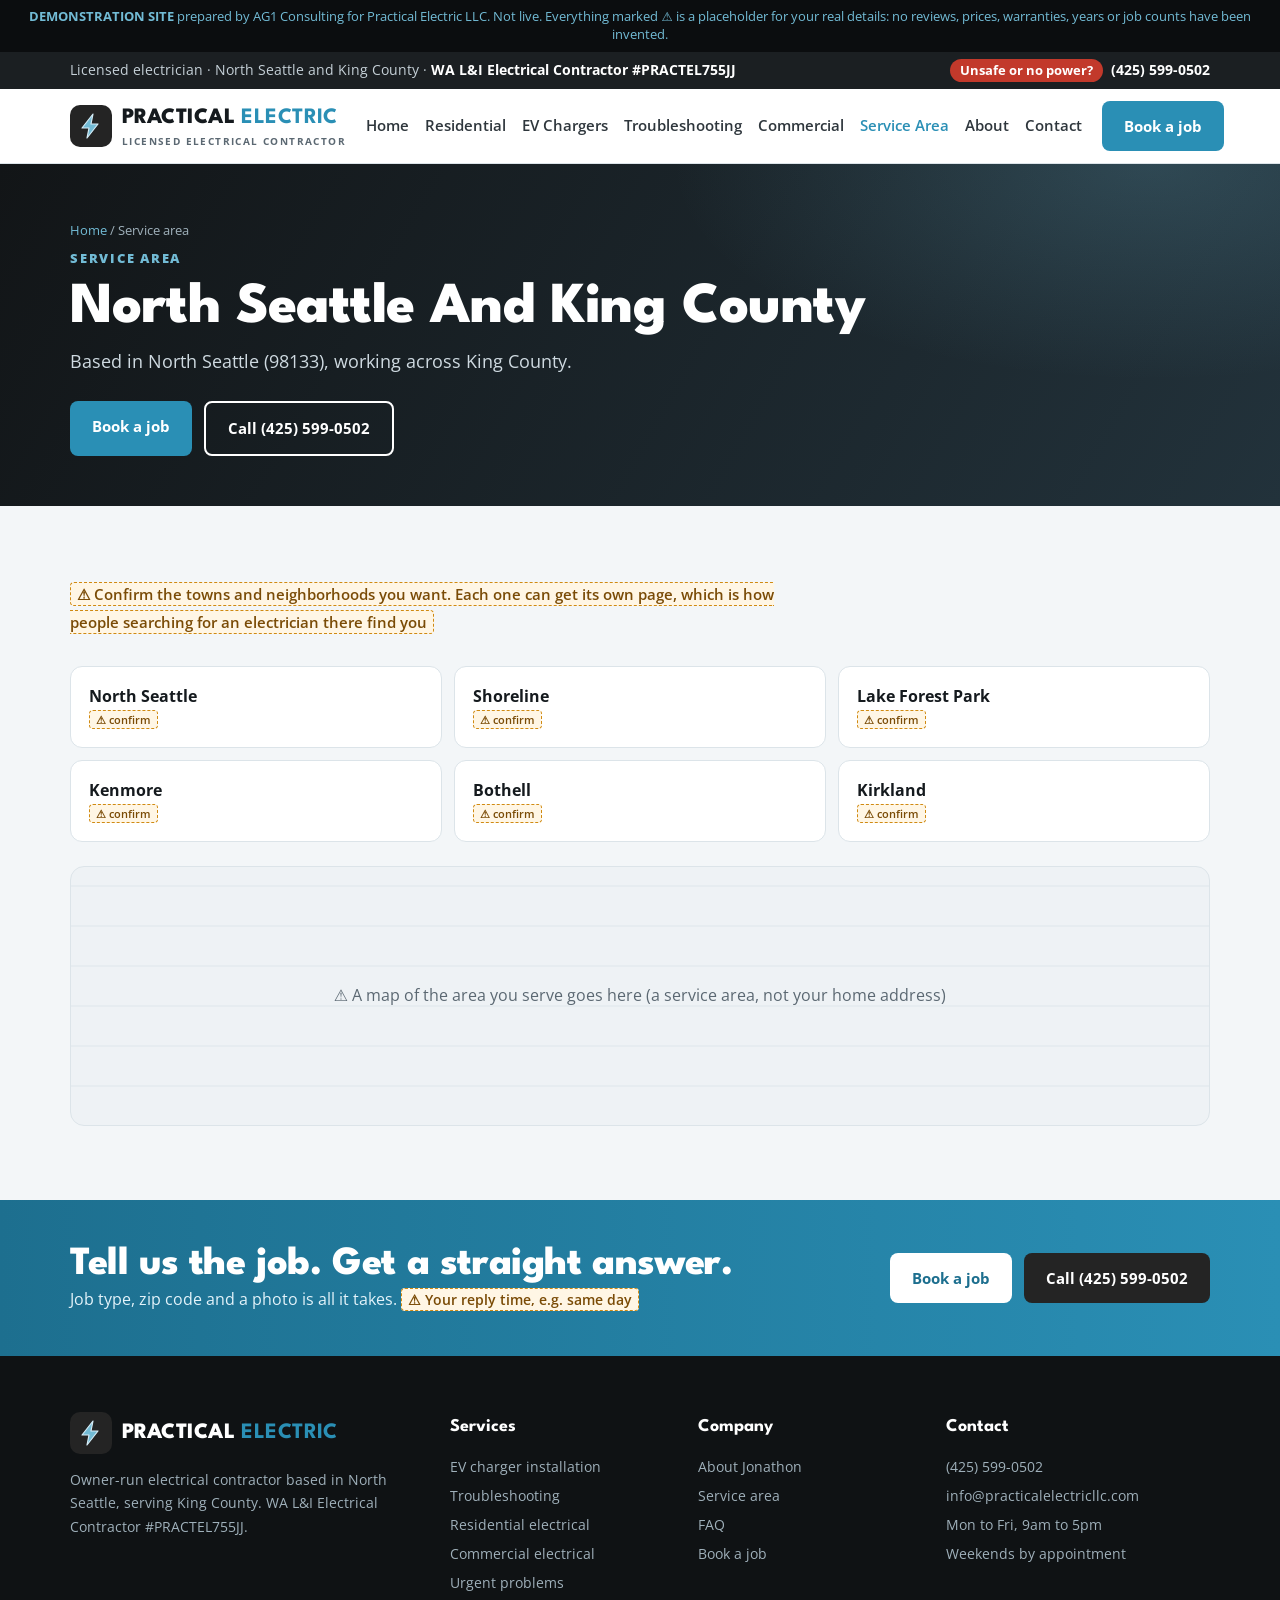
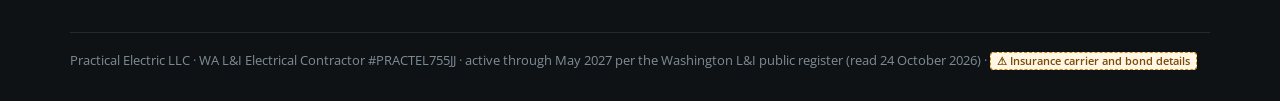
<file: areas.html>
<!DOCTYPE html><html lang="en"><head><meta charset="utf-8"><meta name="viewport" content="width=device-width,initial-scale=1">
<meta name="robots" content="noindex,nofollow"><title>Service Area | Practical Electric</title><meta name="description" content="Electrician based in North Seattle, serving King County.">
<link rel="preconnect" href="https://fonts.googleapis.com"><link href="https://fonts.googleapis.com/css2?family=League+Spartan:wght@600;700;800&family=Open+Sans:wght@400;500;600;700;800&display=swap" rel="stylesheet">
<link rel="stylesheet" href="styles.css">
<script type="application/ld+json">{"@context": "https://schema.org", "@type": "Electrician", "name": "Practical Electric LLC", "telephone": "+14255990502", "email": "info@practicalelectricllc.com", "url": "https://andrei170.github.io/practical-electric-demo/", "address": {"@type": "PostalAddress", "addressLocality": "Seattle", "addressRegion": "WA", "postalCode": "98133", "addressCountry": "US"}, "areaServed": {"@type": "AdministrativeArea", "name": "King County, Washington"}, "openingHours": "Mo-Fr 09:00-17:00", "identifier": {"@type": "PropertyValue", "name": "Washington L&I electrical contractor licence", "value": "PRACTEL755JJ"}}</script>
</head><body>
<div class="demo"><b>DEMONSTRATION SITE</b> prepared by AG1 Consulting for Practical Electric LLC. Not live. Everything marked &#9888; is a placeholder for your real details: no reviews, prices, warranties, years or job counts have been invented.</div>
<div class="top"><div class="wrap"><span class="tl">Licensed electrician &middot; North Seattle and King County &middot; <b>WA L&amp;I Electrical Contractor #PRACTEL755JJ</b></span><span><a class="em" href="emergency.html">Unsafe or no power?</a> &nbsp;<a href="tel:+14255990502"><b>(425) 599-0502</b></a></span></div></div>
<header class="site"><div class="wrap"><a class="logo" href="index.html"><span class="mk"><svg width="24" height="26" viewBox="0 0 24 26" aria-hidden="true"><path d="M14 1 3 15h7l-2 10 11-14h-7z" fill="#72bbd5" stroke="#d5ecf7" stroke-width="1.2" stroke-linejoin="round"/></svg></span><span><span class="tx">Practical <b>Electric</b></span><small>LICENSED ELECTRICAL CONTRACTOR</small></span></a>
<nav class="main"><a href="index.html">Home</a><a href="residential.html">Residential</a><a href="ev-chargers.html">EV Chargers</a><a href="troubleshooting.html">Troubleshooting</a><a href="commercial.html">Commercial</a><a href="areas.html" class="on">Service Area</a><a href="about.html">About</a><a href="contact.html">Contact</a></nav><div class="hcall"><small>Call or text</small><a href="tel:+14255990502">(425) 599-0502</a></div><a class="btn" href="book.html">Book a job</a></div></header>
<section class="pagehead"><div class="wrap"><div class="crumb"><a href="index.html">Home</a> / Service area</div><div class="eyebrow" style="margin-top:8px;color:#72bbd5">Service area</div><h1>North Seattle And King County</h1><p>Based in North Seattle (98133), working across King County.</p><div class="cta-row"><a class="btn" href="book.html">Book a job</a><a class="btn ghost" href="tel:+14255990502">Call (425) 599-0502</a></div></div></section><section class="s"><div class="wrap"><p class="st"><span class="ph">&#9888; Confirm the towns and neighborhoods you want. Each one can get its own page, which is how people searching for an electrician there find you</span></p>
<div class="areas"><div class="area">North Seattle<small><span class="ph">&#9888; confirm</span></small></div><div class="area">Shoreline<small><span class="ph">&#9888; confirm</span></small></div><div class="area">Lake Forest Park<small><span class="ph">&#9888; confirm</span></small></div><div class="area">Kenmore<small><span class="ph">&#9888; confirm</span></small></div><div class="area">Bothell<small><span class="ph">&#9888; confirm</span></small></div><div class="area">Kirkland<small><span class="ph">&#9888; confirm</span></small></div></div>
<div class="map" style="margin-top:24px">&#9888; A map of the area you serve goes here (a service area, not your home address)</div></div></section><section class="band"><div class="wrap"><div><h2>Tell us the job. Get a straight answer.</h2><p>Job type, zip code and a photo is all it takes. <span class="ph">&#9888; Your reply time, e.g. same day</span></p></div><div class="cta-row" style="margin-top:0"><a class="btn" href="book.html">Book a job</a><a class="btn dark" href="tel:+14255990502">Call (425) 599-0502</a></div></div></section>
<footer class="site"><div class="wrap"><div class="foot">
<div><a class="logo" href="index.html"><span class="mk"><svg width="24" height="26" viewBox="0 0 24 26" aria-hidden="true"><path d="M14 1 3 15h7l-2 10 11-14h-7z" fill="#72bbd5" stroke="#d5ecf7" stroke-width="1.2" stroke-linejoin="round"/></svg></span><span class="tx" style="color:#fff">Practical <b>Electric</b></span></a>
<p style="margin-top:14px">Owner-run electrical contractor based in North Seattle, serving King County. WA L&amp;I Electrical Contractor #PRACTEL755JJ.</p></div>
<div><h4>Services</h4><ul><li><a href="ev-chargers.html">EV charger installation</a></li><li><a href="troubleshooting.html">Troubleshooting</a></li><li><a href="residential.html">Residential electrical</a></li><li><a href="commercial.html">Commercial electrical</a></li><li><a href="emergency.html">Urgent problems</a></li></ul></div>
<div><h4>Company</h4><ul><li><a href="about.html">About Jonathon</a></li><li><a href="areas.html">Service area</a></li><li><a href="faq.html">FAQ</a></li><li><a href="book.html">Book a job</a></li></ul></div>
<div><h4>Contact</h4><ul><li><a href="tel:+14255990502">(425) 599-0502</a></li><li><a href="mailto:info@practicalelectricllc.com">info@practicalelectricllc.com</a></li><li>Mon to Fri, 9am to 5pm</li><li>Weekends by appointment</li></ul></div>
</div><div class="legal">Practical Electric LLC &middot; WA L&amp;I Electrical Contractor #PRACTEL755JJ &middot; active through May 2027 per the Washington L&amp;I public register (read 24 October 2026) &middot; <span class="ph">&#9888; Insurance carrier and bond details</span></div></div></footer>
<div class="sticky-cta"><a class="btn dark" href="tel:+14255990502">&#9742; Call</a><a class="btn" href="book.html">Book a job</a></div>
<script>
document.querySelectorAll('form.f').forEach(function(f){f.addEventListener('submit',function(e){e.preventDefault();
var m=f.querySelector('.ok-msg');if(m){m.style.display='block';}});});
</script></body></html>
</file>
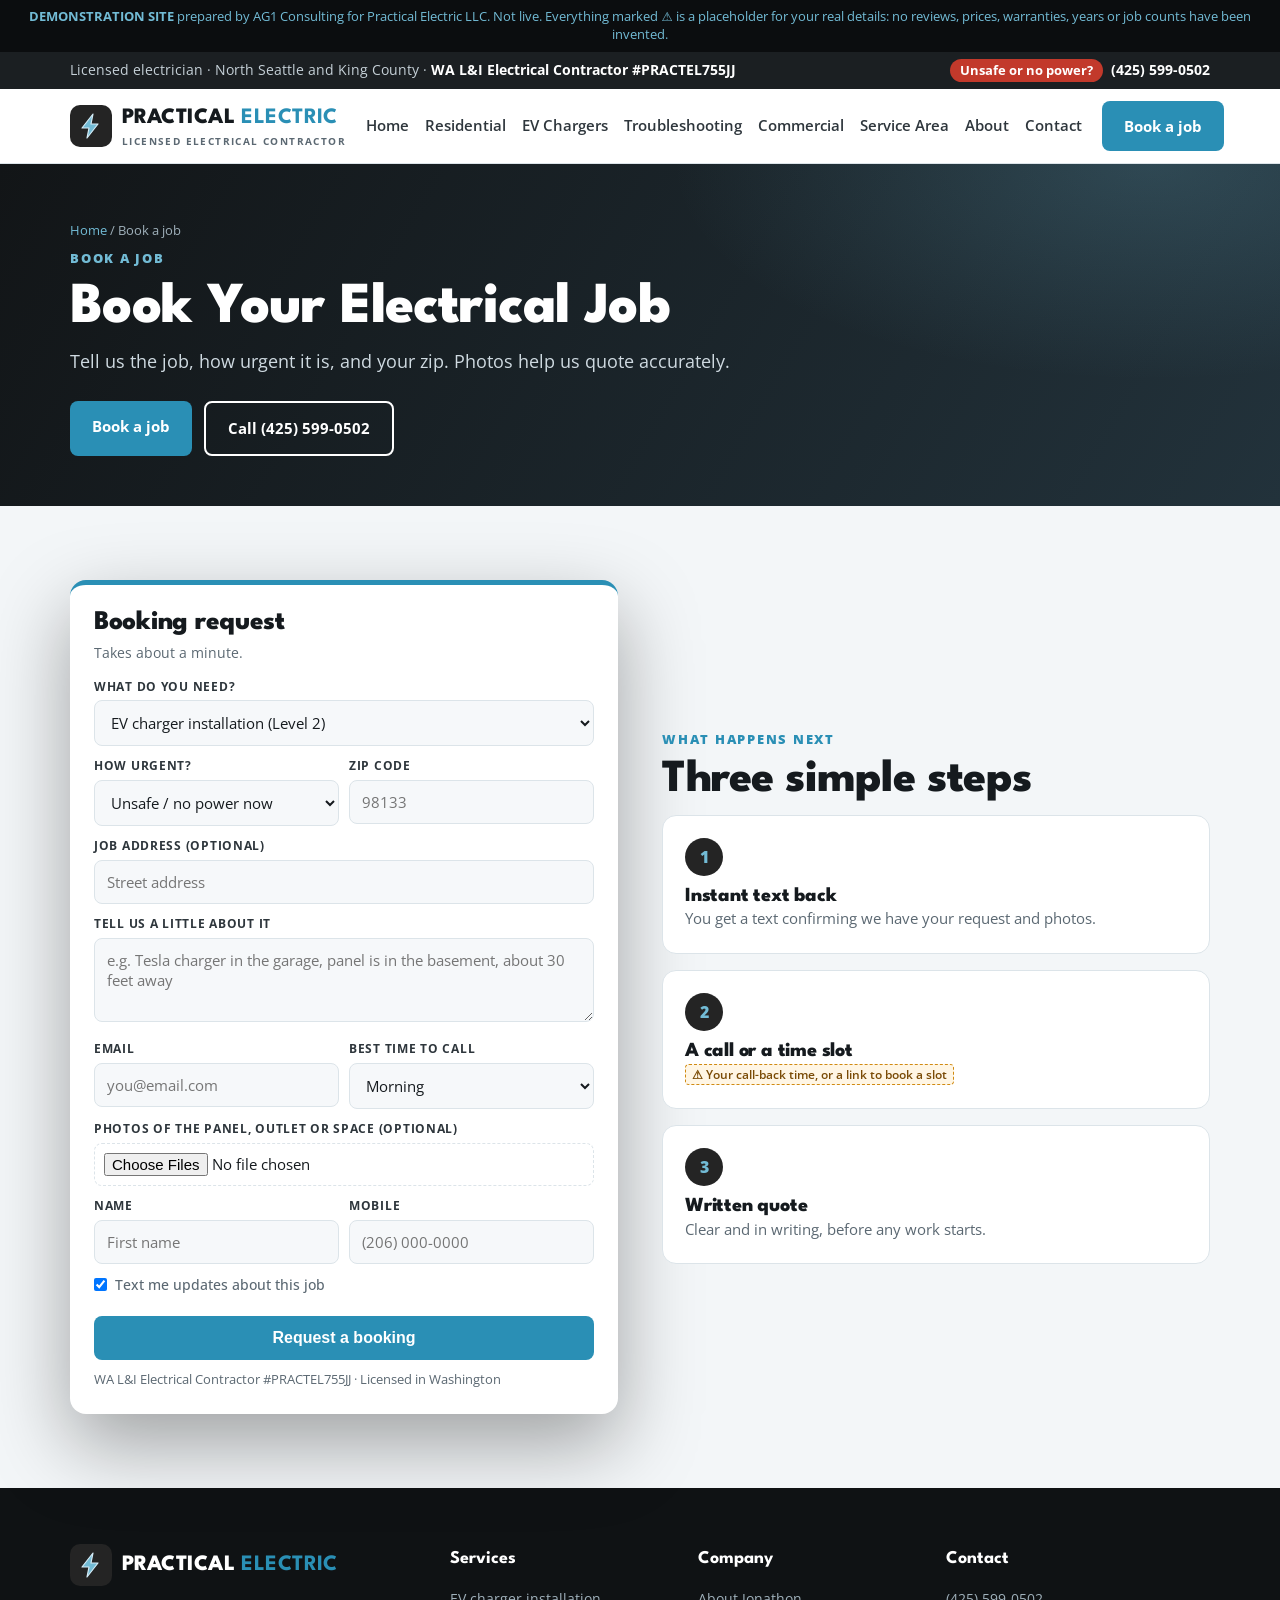
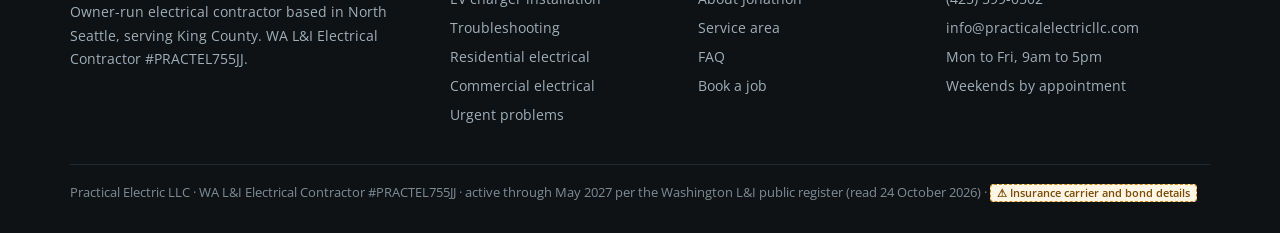
<file: book.html>
<!DOCTYPE html><html lang="en"><head><meta charset="utf-8"><meta name="viewport" content="width=device-width,initial-scale=1">
<meta name="robots" content="noindex,nofollow"><title>Book a Job | Practical Electric</title><meta name="description" content="Book an electrician in Seattle and King County. Send the job, urgency, zip and photos.">
<link rel="preconnect" href="https://fonts.googleapis.com"><link href="https://fonts.googleapis.com/css2?family=League+Spartan:wght@600;700;800&family=Open+Sans:wght@400;500;600;700;800&display=swap" rel="stylesheet">
<link rel="stylesheet" href="styles.css">
<script type="application/ld+json">{"@context": "https://schema.org", "@type": "Electrician", "name": "Practical Electric LLC", "telephone": "+14255990502", "email": "info@practicalelectricllc.com", "url": "https://andrei170.github.io/practical-electric-demo/", "address": {"@type": "PostalAddress", "addressLocality": "Seattle", "addressRegion": "WA", "postalCode": "98133", "addressCountry": "US"}, "areaServed": {"@type": "AdministrativeArea", "name": "King County, Washington"}, "openingHours": "Mo-Fr 09:00-17:00", "identifier": {"@type": "PropertyValue", "name": "Washington L&I electrical contractor licence", "value": "PRACTEL755JJ"}}</script>
</head><body>
<div class="demo"><b>DEMONSTRATION SITE</b> prepared by AG1 Consulting for Practical Electric LLC. Not live. Everything marked &#9888; is a placeholder for your real details: no reviews, prices, warranties, years or job counts have been invented.</div>
<div class="top"><div class="wrap"><span class="tl">Licensed electrician &middot; North Seattle and King County &middot; <b>WA L&amp;I Electrical Contractor #PRACTEL755JJ</b></span><span><a class="em" href="emergency.html">Unsafe or no power?</a> &nbsp;<a href="tel:+14255990502"><b>(425) 599-0502</b></a></span></div></div>
<header class="site"><div class="wrap"><a class="logo" href="index.html"><span class="mk"><svg width="24" height="26" viewBox="0 0 24 26" aria-hidden="true"><path d="M14 1 3 15h7l-2 10 11-14h-7z" fill="#72bbd5" stroke="#d5ecf7" stroke-width="1.2" stroke-linejoin="round"/></svg></span><span><span class="tx">Practical <b>Electric</b></span><small>LICENSED ELECTRICAL CONTRACTOR</small></span></a>
<nav class="main"><a href="index.html">Home</a><a href="residential.html">Residential</a><a href="ev-chargers.html">EV Chargers</a><a href="troubleshooting.html">Troubleshooting</a><a href="commercial.html">Commercial</a><a href="areas.html">Service Area</a><a href="about.html">About</a><a href="contact.html">Contact</a></nav><div class="hcall"><small>Call or text</small><a href="tel:+14255990502">(425) 599-0502</a></div><a class="btn" href="book.html">Book a job</a></div></header>
<section class="pagehead"><div class="wrap"><div class="crumb"><a href="index.html">Home</a> / Book a job</div><div class="eyebrow" style="margin-top:8px;color:#72bbd5">Book a job</div><h1>Book Your Electrical Job</h1><p>Tell us the job, how urgent it is, and your zip. Photos help us quote accurately.</p><div class="cta-row"><a class="btn" href="book.html">Book a job</a><a class="btn ghost" href="tel:+14255990502">Call (425) 599-0502</a></div></div></section><section class="s"><div class="wrap split"><div class="panel"><h3>Booking request</h3><div class="sub">Takes about a minute.</div><form class="f"><label>What do you need?</label><select><option>EV charger installation (Level 2)</option><option>Something is not working (troubleshooting)</option><option>New circuit, outlet or wiring</option><option>Lighting (indoor or outdoor)</option><option>Commercial or business work</option><option>Energy efficiency upgrade</option><option>Something else</option></select><div class="two"><div><label>How urgent?</label><select><option>Unsafe / no power now</option><option>This week</option><option>Within a month</option><option>Planning ahead / getting a quote</option></select></div><div><label>Zip code</label><input inputmode="numeric" placeholder="98133"></div></div><label>Job address (optional)</label><input placeholder="Street address"><label>Tell us a little about it</label><textarea rows="3" placeholder="e.g. Tesla charger in the garage, panel is in the basement, about 30 feet away"></textarea><div class="two"><div><label>Email</label><input type="email" placeholder="you@email.com"></div><div><label>Best time to call</label><select><option>Morning</option><option>Lunchtime</option><option>After 5pm</option><option>Text me instead</option></select></div></div><label>Photos of the panel, outlet or space (optional)</label><input type="file" accept="image/*" multiple><div class="two"><div><label>Name</label><input placeholder="First name"></div><div><label>Mobile</label><input type="tel" placeholder="(206) 000-0000"></div></div><label class="chk"><input type="checkbox" checked> Text me updates about this job</label><button class="btn" type="submit">Request a booking</button><div class="ok-msg">&#10004; Demo only: on the live site this lands in your CRM, the customer gets a text back straight away, and the photos come with it.</div><div class="fine">WA L&amp;I Electrical Contractor #PRACTEL755JJ &middot; Licensed in Washington</div></form></div>
<div><div class="eyebrow">What happens next</div><h2 class="t">Three simple steps</h2><div class="steps" style="grid-template-columns:1fr">
<div class="step"><h3>Instant text back</h3><p>You get a text confirming we have your request and photos.</p></div>
<div class="step"><h3>A call or a time slot</h3><p><span class="ph">&#9888; Your call-back time, or a link to book a slot</span></p></div>
<div class="step"><h3>Written quote</h3><p>Clear and in writing, before any work starts.</p></div></div></div></div></section>
<footer class="site"><div class="wrap"><div class="foot">
<div><a class="logo" href="index.html"><span class="mk"><svg width="24" height="26" viewBox="0 0 24 26" aria-hidden="true"><path d="M14 1 3 15h7l-2 10 11-14h-7z" fill="#72bbd5" stroke="#d5ecf7" stroke-width="1.2" stroke-linejoin="round"/></svg></span><span class="tx" style="color:#fff">Practical <b>Electric</b></span></a>
<p style="margin-top:14px">Owner-run electrical contractor based in North Seattle, serving King County. WA L&amp;I Electrical Contractor #PRACTEL755JJ.</p></div>
<div><h4>Services</h4><ul><li><a href="ev-chargers.html">EV charger installation</a></li><li><a href="troubleshooting.html">Troubleshooting</a></li><li><a href="residential.html">Residential electrical</a></li><li><a href="commercial.html">Commercial electrical</a></li><li><a href="emergency.html">Urgent problems</a></li></ul></div>
<div><h4>Company</h4><ul><li><a href="about.html">About Jonathon</a></li><li><a href="areas.html">Service area</a></li><li><a href="faq.html">FAQ</a></li><li><a href="book.html">Book a job</a></li></ul></div>
<div><h4>Contact</h4><ul><li><a href="tel:+14255990502">(425) 599-0502</a></li><li><a href="mailto:info@practicalelectricllc.com">info@practicalelectricllc.com</a></li><li>Mon to Fri, 9am to 5pm</li><li>Weekends by appointment</li></ul></div>
</div><div class="legal">Practical Electric LLC &middot; WA L&amp;I Electrical Contractor #PRACTEL755JJ &middot; active through May 2027 per the Washington L&amp;I public register (read 24 October 2026) &middot; <span class="ph">&#9888; Insurance carrier and bond details</span></div></div></footer>
<div class="sticky-cta"><a class="btn dark" href="tel:+14255990502">&#9742; Call</a><a class="btn" href="book.html">Book a job</a></div>
<script>
document.querySelectorAll('form.f').forEach(function(f){f.addEventListener('submit',function(e){e.preventDefault();
var m=f.querySelector('.ok-msg');if(m){m.style.display='block';}});});
</script></body></html>
</file>
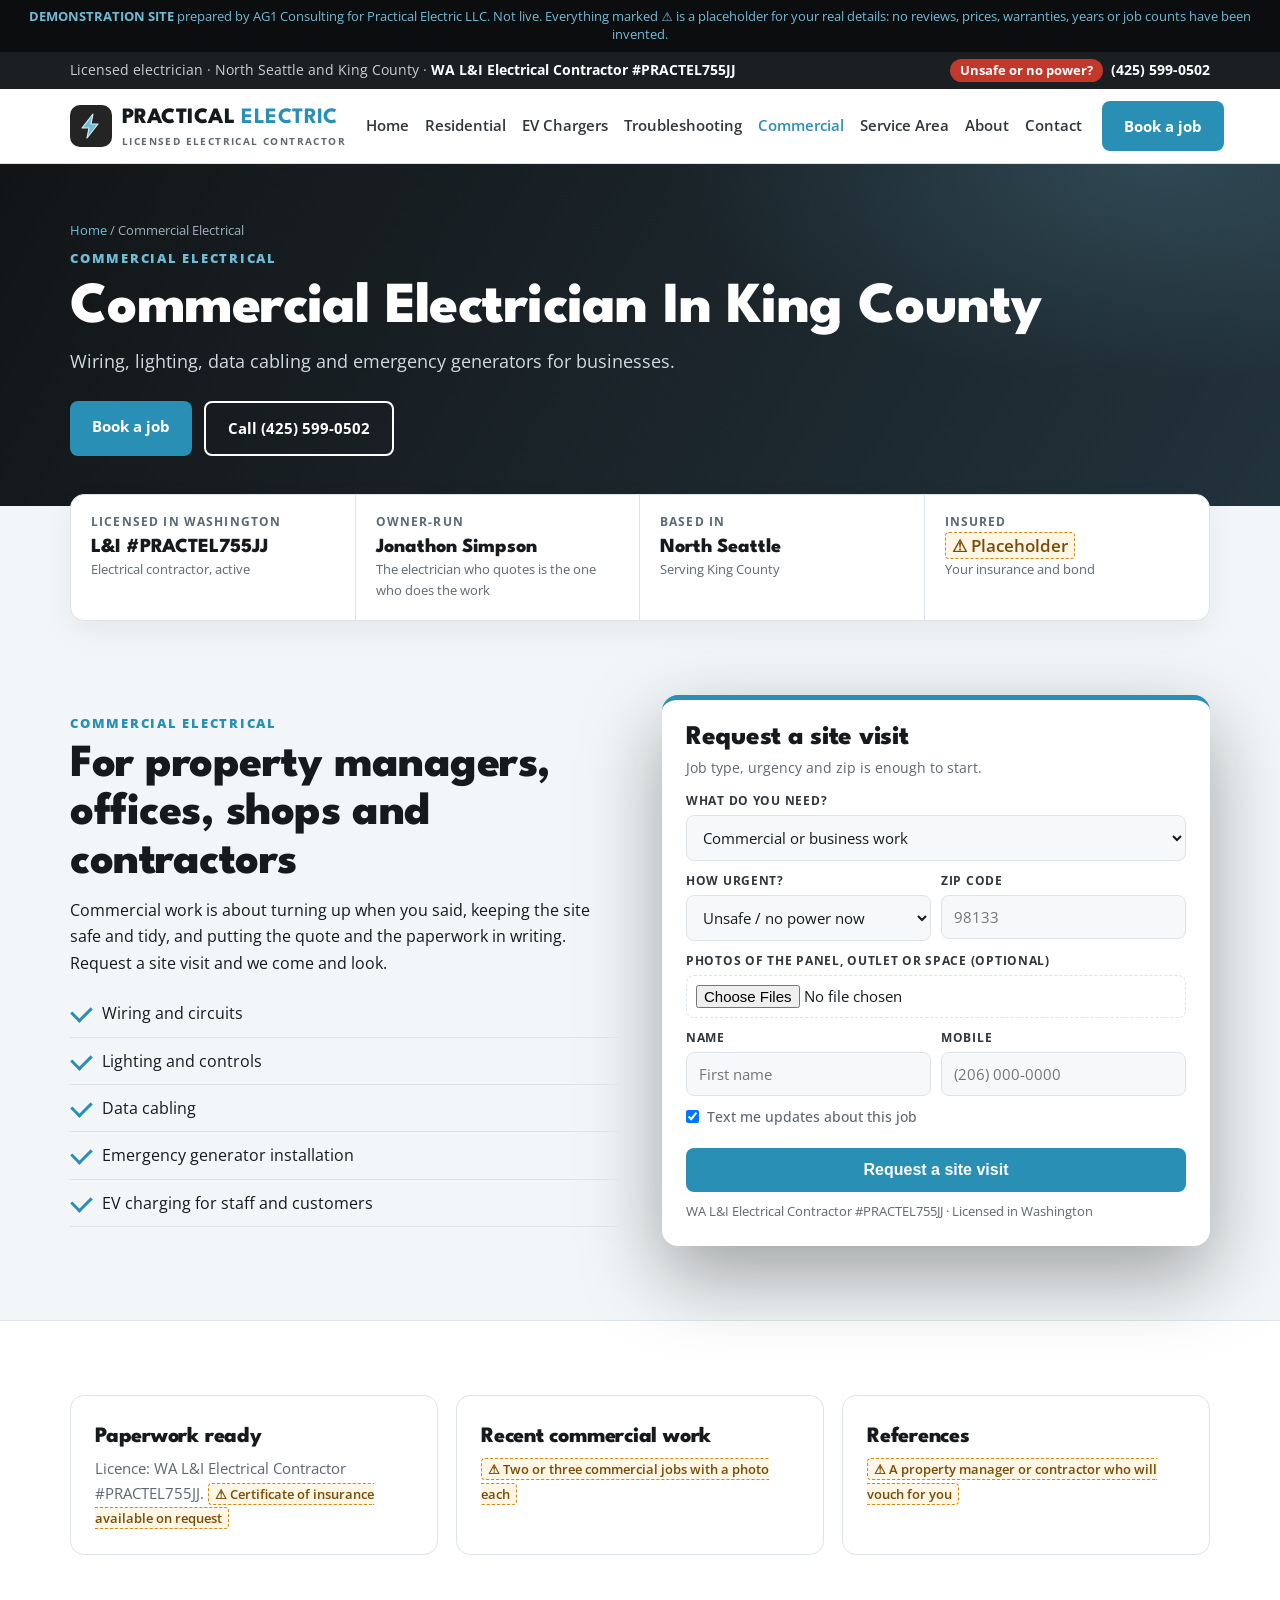
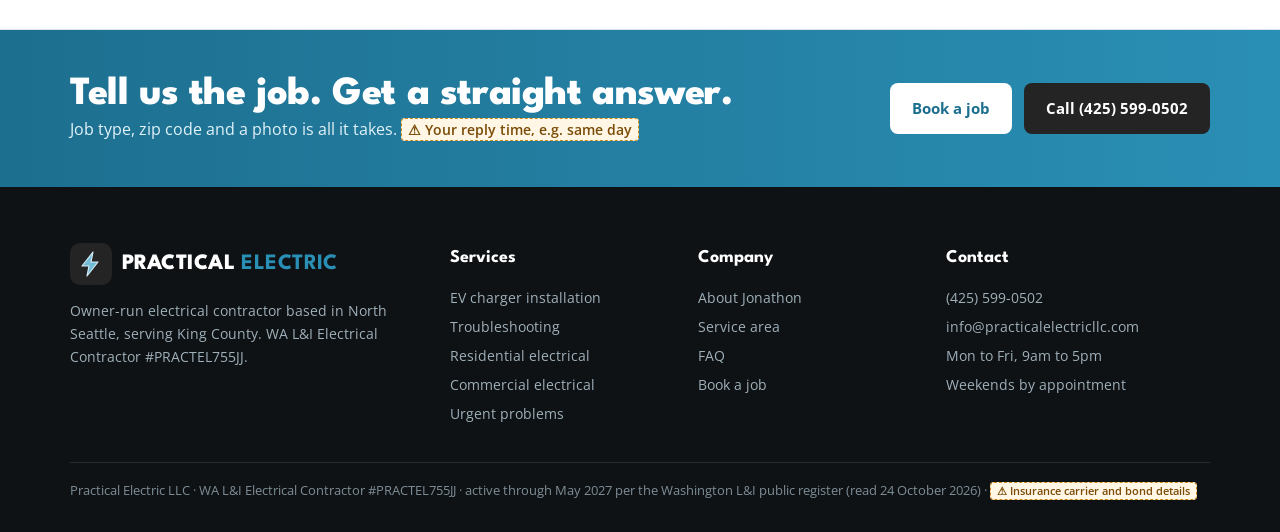
<file: commercial.html>
<!DOCTYPE html><html lang="en"><head><meta charset="utf-8"><meta name="viewport" content="width=device-width,initial-scale=1">
<meta name="robots" content="noindex,nofollow"><title>Commercial Electrician in King County | Practical Electric</title><meta name="description" content="Commercial wiring, lighting, data cabling, emergency generators and EV charging in King County.">
<link rel="preconnect" href="https://fonts.googleapis.com"><link href="https://fonts.googleapis.com/css2?family=League+Spartan:wght@600;700;800&family=Open+Sans:wght@400;500;600;700;800&display=swap" rel="stylesheet">
<link rel="stylesheet" href="styles.css">
<script type="application/ld+json">{"@context": "https://schema.org", "@type": "Electrician", "name": "Practical Electric LLC", "telephone": "+14255990502", "email": "info@practicalelectricllc.com", "url": "https://andrei170.github.io/practical-electric-demo/", "address": {"@type": "PostalAddress", "addressLocality": "Seattle", "addressRegion": "WA", "postalCode": "98133", "addressCountry": "US"}, "areaServed": {"@type": "AdministrativeArea", "name": "King County, Washington"}, "openingHours": "Mo-Fr 09:00-17:00", "identifier": {"@type": "PropertyValue", "name": "Washington L&I electrical contractor licence", "value": "PRACTEL755JJ"}}</script>
</head><body>
<div class="demo"><b>DEMONSTRATION SITE</b> prepared by AG1 Consulting for Practical Electric LLC. Not live. Everything marked &#9888; is a placeholder for your real details: no reviews, prices, warranties, years or job counts have been invented.</div>
<div class="top"><div class="wrap"><span class="tl">Licensed electrician &middot; North Seattle and King County &middot; <b>WA L&amp;I Electrical Contractor #PRACTEL755JJ</b></span><span><a class="em" href="emergency.html">Unsafe or no power?</a> &nbsp;<a href="tel:+14255990502"><b>(425) 599-0502</b></a></span></div></div>
<header class="site"><div class="wrap"><a class="logo" href="index.html"><span class="mk"><svg width="24" height="26" viewBox="0 0 24 26" aria-hidden="true"><path d="M14 1 3 15h7l-2 10 11-14h-7z" fill="#72bbd5" stroke="#d5ecf7" stroke-width="1.2" stroke-linejoin="round"/></svg></span><span><span class="tx">Practical <b>Electric</b></span><small>LICENSED ELECTRICAL CONTRACTOR</small></span></a>
<nav class="main"><a href="index.html">Home</a><a href="residential.html">Residential</a><a href="ev-chargers.html">EV Chargers</a><a href="troubleshooting.html">Troubleshooting</a><a href="commercial.html" class="on">Commercial</a><a href="areas.html">Service Area</a><a href="about.html">About</a><a href="contact.html">Contact</a></nav><div class="hcall"><small>Call or text</small><a href="tel:+14255990502">(425) 599-0502</a></div><a class="btn" href="book.html">Book a job</a></div></header>
<section class="pagehead"><div class="wrap"><div class="crumb"><a href="index.html">Home</a> / Commercial Electrical</div><div class="eyebrow" style="margin-top:8px;color:#72bbd5">Commercial Electrical</div><h1>Commercial Electrician In King County</h1><p>Wiring, lighting, data cabling and emergency generators for businesses.</p><div class="cta-row"><a class="btn" href="book.html">Book a job</a><a class="btn ghost" href="tel:+14255990502">Call (425) 599-0502</a></div></div></section><section style="padding:0"><div class="wrap"><div class="trust"><div><div class="k">Licensed in Washington</div><div class="v">L&amp;I #PRACTEL755JJ</div><div class="s">Electrical contractor, active</div></div><div><div class="k">Owner-run</div><div class="v">Jonathon Simpson</div><div class="s">The electrician who quotes is the one who does the work</div></div><div><div class="k">Based in</div><div class="v">North Seattle</div><div class="s">Serving King County</div></div><div><div class="k">Insured</div><div class="v"><span class="ph">&#9888; Placeholder</span></div><div class="s">Your insurance and bond</div></div></div></div></section>
<section class="s"><div class="wrap split"><div><div class="eyebrow">Commercial Electrical</div><h2 class="t">For property managers, offices, shops and contractors</h2><p>Commercial work is about turning up when you said, keeping the site safe and tidy, and putting the quote and the paperwork in writing. Request a site visit and we come and look.</p><ul class='ticks' style='margin-top:14px'><li>Wiring and circuits</li><li>Lighting and controls</li><li>Data cabling</li><li>Emergency generator installation</li><li>EV charging for staff and customers</li></ul></div>
<div class="panel"><h3>Request a site visit</h3><div class="sub">Job type, urgency and zip is enough to start.</div><form class="f"><label>What do you need?</label><select><option>Commercial or business work</option><option>EV charger installation (Level 2)</option><option>Something is not working (troubleshooting)</option><option>New circuit, outlet or wiring</option><option>Lighting (indoor or outdoor)</option><option>Energy efficiency upgrade</option><option>Something else</option></select><div class="two"><div><label>How urgent?</label><select><option>Unsafe / no power now</option><option>This week</option><option>Within a month</option><option>Planning ahead / getting a quote</option></select></div><div><label>Zip code</label><input inputmode="numeric" placeholder="98133"></div></div><label>Photos of the panel, outlet or space (optional)</label><input type="file" accept="image/*" multiple><div class="two"><div><label>Name</label><input placeholder="First name"></div><div><label>Mobile</label><input type="tel" placeholder="(206) 000-0000"></div></div><label class="chk"><input type="checkbox" checked> Text me updates about this job</label><button class="btn" type="submit">Request a site visit</button><div class="ok-msg">&#10004; Demo only: on the live site this lands in your CRM, the customer gets a text back straight away, and the photos come with it.</div><div class="fine">WA L&amp;I Electrical Contractor #PRACTEL755JJ &middot; Licensed in Washington</div></form></div></div></section>
<section class="s alt"><div class="wrap"><div class="feat"><div class="fc"><h3>Paperwork ready</h3><p>Licence: WA L&amp;I Electrical Contractor #PRACTEL755JJ. <span class="ph">&#9888; Certificate of insurance available on request</span></p></div><div class="fc"><h3>Recent commercial work</h3><p><span class="ph">&#9888; Two or three commercial jobs with a photo each</span></p></div><div class="fc"><h3>References</h3><p><span class="ph">&#9888; A property manager or contractor who will vouch for you</span></p></div></div></div></section><section class="band"><div class="wrap"><div><h2>Tell us the job. Get a straight answer.</h2><p>Job type, zip code and a photo is all it takes. <span class="ph">&#9888; Your reply time, e.g. same day</span></p></div><div class="cta-row" style="margin-top:0"><a class="btn" href="book.html">Book a job</a><a class="btn dark" href="tel:+14255990502">Call (425) 599-0502</a></div></div></section>
<footer class="site"><div class="wrap"><div class="foot">
<div><a class="logo" href="index.html"><span class="mk"><svg width="24" height="26" viewBox="0 0 24 26" aria-hidden="true"><path d="M14 1 3 15h7l-2 10 11-14h-7z" fill="#72bbd5" stroke="#d5ecf7" stroke-width="1.2" stroke-linejoin="round"/></svg></span><span class="tx" style="color:#fff">Practical <b>Electric</b></span></a>
<p style="margin-top:14px">Owner-run electrical contractor based in North Seattle, serving King County. WA L&amp;I Electrical Contractor #PRACTEL755JJ.</p></div>
<div><h4>Services</h4><ul><li><a href="ev-chargers.html">EV charger installation</a></li><li><a href="troubleshooting.html">Troubleshooting</a></li><li><a href="residential.html">Residential electrical</a></li><li><a href="commercial.html">Commercial electrical</a></li><li><a href="emergency.html">Urgent problems</a></li></ul></div>
<div><h4>Company</h4><ul><li><a href="about.html">About Jonathon</a></li><li><a href="areas.html">Service area</a></li><li><a href="faq.html">FAQ</a></li><li><a href="book.html">Book a job</a></li></ul></div>
<div><h4>Contact</h4><ul><li><a href="tel:+14255990502">(425) 599-0502</a></li><li><a href="mailto:info@practicalelectricllc.com">info@practicalelectricllc.com</a></li><li>Mon to Fri, 9am to 5pm</li><li>Weekends by appointment</li></ul></div>
</div><div class="legal">Practical Electric LLC &middot; WA L&amp;I Electrical Contractor #PRACTEL755JJ &middot; active through May 2027 per the Washington L&amp;I public register (read 24 October 2026) &middot; <span class="ph">&#9888; Insurance carrier and bond details</span></div></div></footer>
<div class="sticky-cta"><a class="btn dark" href="tel:+14255990502">&#9742; Call</a><a class="btn" href="book.html">Book a job</a></div>
<script>
document.querySelectorAll('form.f').forEach(function(f){f.addEventListener('submit',function(e){e.preventDefault();
var m=f.querySelector('.ok-msg');if(m){m.style.display='block';}});});
</script></body></html>
</file>
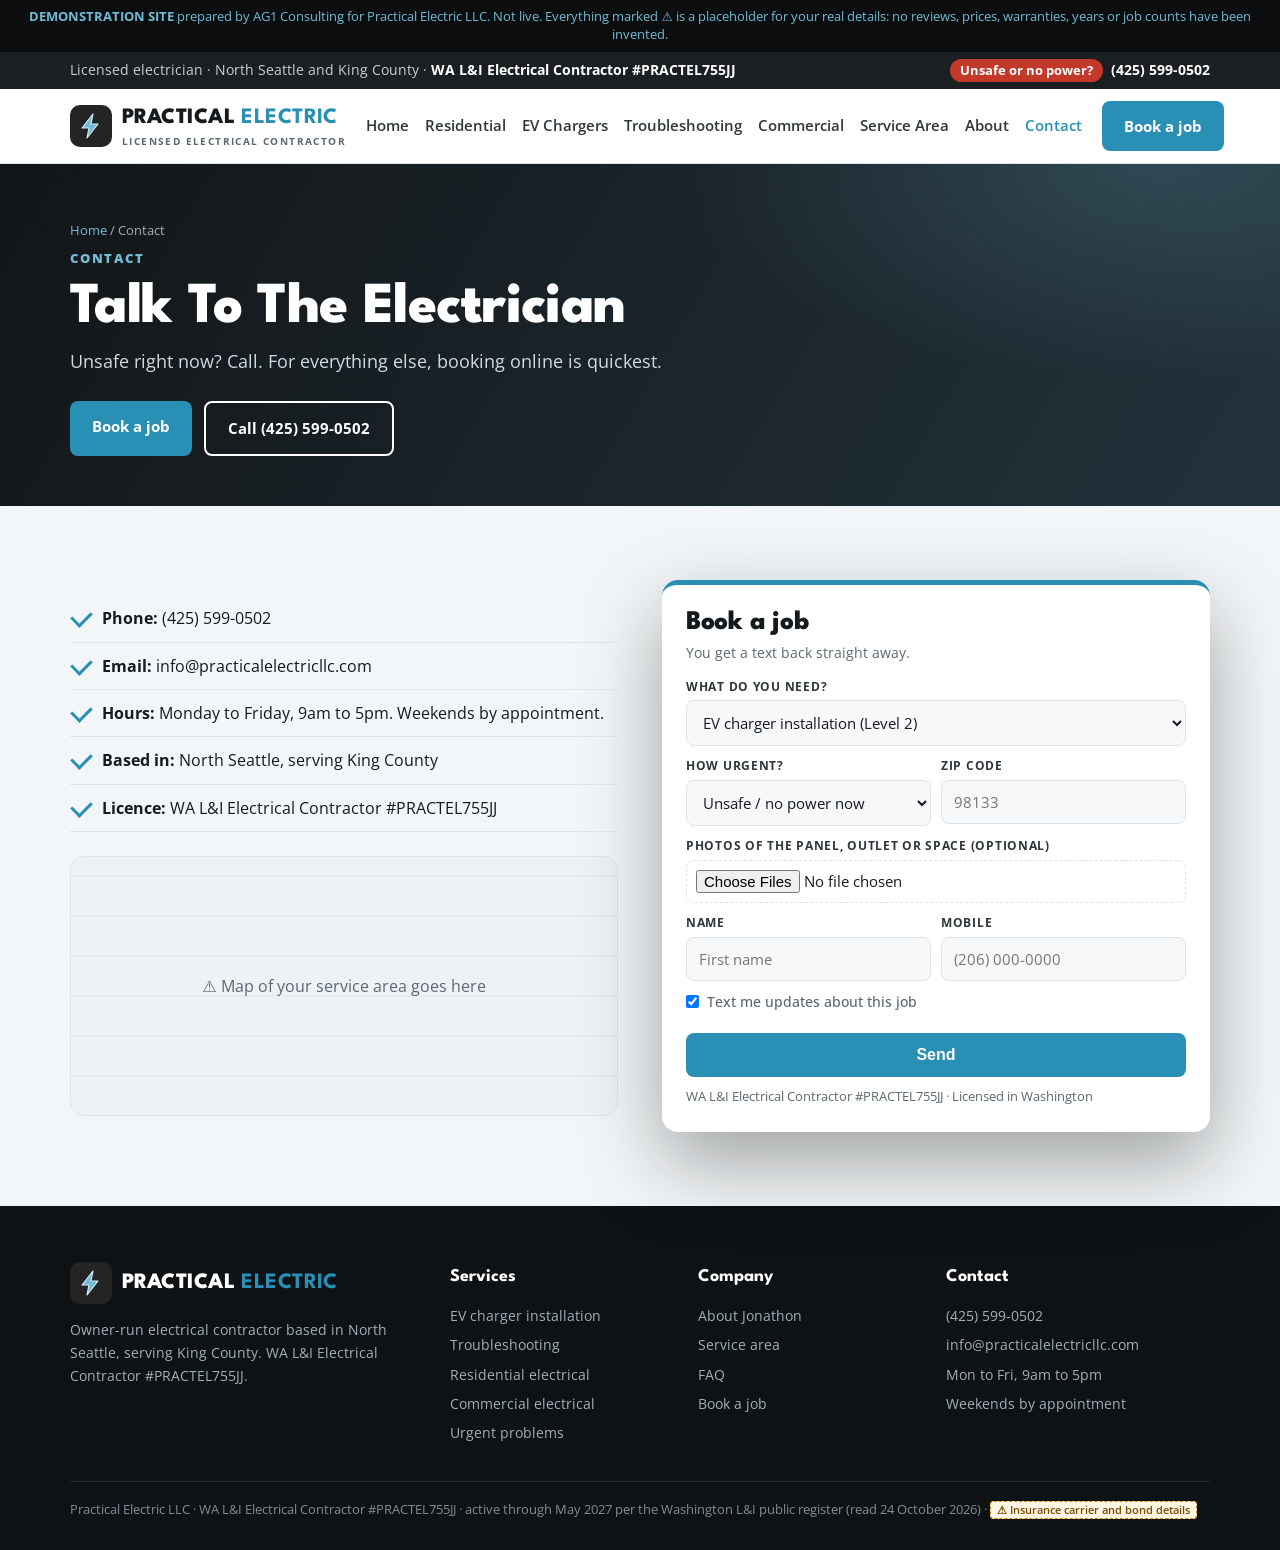
<file: contact.html>
<!DOCTYPE html><html lang="en"><head><meta charset="utf-8"><meta name="viewport" content="width=device-width,initial-scale=1">
<meta name="robots" content="noindex,nofollow"><title>Contact | Practical Electric</title><meta name="description" content="Call, email or book Practical Electric in North Seattle.">
<link rel="preconnect" href="https://fonts.googleapis.com"><link href="https://fonts.googleapis.com/css2?family=League+Spartan:wght@600;700;800&family=Open+Sans:wght@400;500;600;700;800&display=swap" rel="stylesheet">
<link rel="stylesheet" href="styles.css">
<script type="application/ld+json">{"@context": "https://schema.org", "@type": "Electrician", "name": "Practical Electric LLC", "telephone": "+14255990502", "email": "info@practicalelectricllc.com", "url": "https://andrei170.github.io/practical-electric-demo/", "address": {"@type": "PostalAddress", "addressLocality": "Seattle", "addressRegion": "WA", "postalCode": "98133", "addressCountry": "US"}, "areaServed": {"@type": "AdministrativeArea", "name": "King County, Washington"}, "openingHours": "Mo-Fr 09:00-17:00", "identifier": {"@type": "PropertyValue", "name": "Washington L&I electrical contractor licence", "value": "PRACTEL755JJ"}}</script>
</head><body>
<div class="demo"><b>DEMONSTRATION SITE</b> prepared by AG1 Consulting for Practical Electric LLC. Not live. Everything marked &#9888; is a placeholder for your real details: no reviews, prices, warranties, years or job counts have been invented.</div>
<div class="top"><div class="wrap"><span class="tl">Licensed electrician &middot; North Seattle and King County &middot; <b>WA L&amp;I Electrical Contractor #PRACTEL755JJ</b></span><span><a class="em" href="emergency.html">Unsafe or no power?</a> &nbsp;<a href="tel:+14255990502"><b>(425) 599-0502</b></a></span></div></div>
<header class="site"><div class="wrap"><a class="logo" href="index.html"><span class="mk"><svg width="24" height="26" viewBox="0 0 24 26" aria-hidden="true"><path d="M14 1 3 15h7l-2 10 11-14h-7z" fill="#72bbd5" stroke="#d5ecf7" stroke-width="1.2" stroke-linejoin="round"/></svg></span><span><span class="tx">Practical <b>Electric</b></span><small>LICENSED ELECTRICAL CONTRACTOR</small></span></a>
<nav class="main"><a href="index.html">Home</a><a href="residential.html">Residential</a><a href="ev-chargers.html">EV Chargers</a><a href="troubleshooting.html">Troubleshooting</a><a href="commercial.html">Commercial</a><a href="areas.html">Service Area</a><a href="about.html">About</a><a href="contact.html" class="on">Contact</a></nav><div class="hcall"><small>Call or text</small><a href="tel:+14255990502">(425) 599-0502</a></div><a class="btn" href="book.html">Book a job</a></div></header>
<section class="pagehead"><div class="wrap"><div class="crumb"><a href="index.html">Home</a> / Contact</div><div class="eyebrow" style="margin-top:8px;color:#72bbd5">Contact</div><h1>Talk To The Electrician</h1><p>Unsafe right now? Call. For everything else, booking online is quickest.</p><div class="cta-row"><a class="btn" href="book.html">Book a job</a><a class="btn ghost" href="tel:+14255990502">Call (425) 599-0502</a></div></div></section><section class="s"><div class="wrap split"><div><ul class="ticks">
<li><b>Phone:</b> <a href="tel:+14255990502">(425) 599-0502</a></li><li><b>Email:</b> <a href="mailto:info@practicalelectricllc.com">info@practicalelectricllc.com</a></li>
<li><b>Hours:</b> Monday to Friday, 9am to 5pm. Weekends by appointment.</li><li><b>Based in:</b> North Seattle, serving King County</li><li><b>Licence:</b> WA L&amp;I Electrical Contractor #PRACTEL755JJ</li></ul>
<div class="map" style="margin-top:24px">&#9888; Map of your service area goes here</div></div>
<div class="panel"><h3>Book a job</h3><div class="sub">You get a text back straight away.</div><form class="f"><label>What do you need?</label><select><option>EV charger installation (Level 2)</option><option>Something is not working (troubleshooting)</option><option>New circuit, outlet or wiring</option><option>Lighting (indoor or outdoor)</option><option>Commercial or business work</option><option>Energy efficiency upgrade</option><option>Something else</option></select><div class="two"><div><label>How urgent?</label><select><option>Unsafe / no power now</option><option>This week</option><option>Within a month</option><option>Planning ahead / getting a quote</option></select></div><div><label>Zip code</label><input inputmode="numeric" placeholder="98133"></div></div><label>Photos of the panel, outlet or space (optional)</label><input type="file" accept="image/*" multiple><div class="two"><div><label>Name</label><input placeholder="First name"></div><div><label>Mobile</label><input type="tel" placeholder="(206) 000-0000"></div></div><label class="chk"><input type="checkbox" checked> Text me updates about this job</label><button class="btn" type="submit">Send</button><div class="ok-msg">&#10004; Demo only: on the live site this lands in your CRM, the customer gets a text back straight away, and the photos come with it.</div><div class="fine">WA L&amp;I Electrical Contractor #PRACTEL755JJ &middot; Licensed in Washington</div></form></div></div></section>
<footer class="site"><div class="wrap"><div class="foot">
<div><a class="logo" href="index.html"><span class="mk"><svg width="24" height="26" viewBox="0 0 24 26" aria-hidden="true"><path d="M14 1 3 15h7l-2 10 11-14h-7z" fill="#72bbd5" stroke="#d5ecf7" stroke-width="1.2" stroke-linejoin="round"/></svg></span><span class="tx" style="color:#fff">Practical <b>Electric</b></span></a>
<p style="margin-top:14px">Owner-run electrical contractor based in North Seattle, serving King County. WA L&amp;I Electrical Contractor #PRACTEL755JJ.</p></div>
<div><h4>Services</h4><ul><li><a href="ev-chargers.html">EV charger installation</a></li><li><a href="troubleshooting.html">Troubleshooting</a></li><li><a href="residential.html">Residential electrical</a></li><li><a href="commercial.html">Commercial electrical</a></li><li><a href="emergency.html">Urgent problems</a></li></ul></div>
<div><h4>Company</h4><ul><li><a href="about.html">About Jonathon</a></li><li><a href="areas.html">Service area</a></li><li><a href="faq.html">FAQ</a></li><li><a href="book.html">Book a job</a></li></ul></div>
<div><h4>Contact</h4><ul><li><a href="tel:+14255990502">(425) 599-0502</a></li><li><a href="mailto:info@practicalelectricllc.com">info@practicalelectricllc.com</a></li><li>Mon to Fri, 9am to 5pm</li><li>Weekends by appointment</li></ul></div>
</div><div class="legal">Practical Electric LLC &middot; WA L&amp;I Electrical Contractor #PRACTEL755JJ &middot; active through May 2027 per the Washington L&amp;I public register (read 24 October 2026) &middot; <span class="ph">&#9888; Insurance carrier and bond details</span></div></div></footer>
<div class="sticky-cta"><a class="btn dark" href="tel:+14255990502">&#9742; Call</a><a class="btn" href="book.html">Book a job</a></div>
<script>
document.querySelectorAll('form.f').forEach(function(f){f.addEventListener('submit',function(e){e.preventDefault();
var m=f.querySelector('.ok-msg');if(m){m.style.display='block';}});});
</script></body></html>
</file>
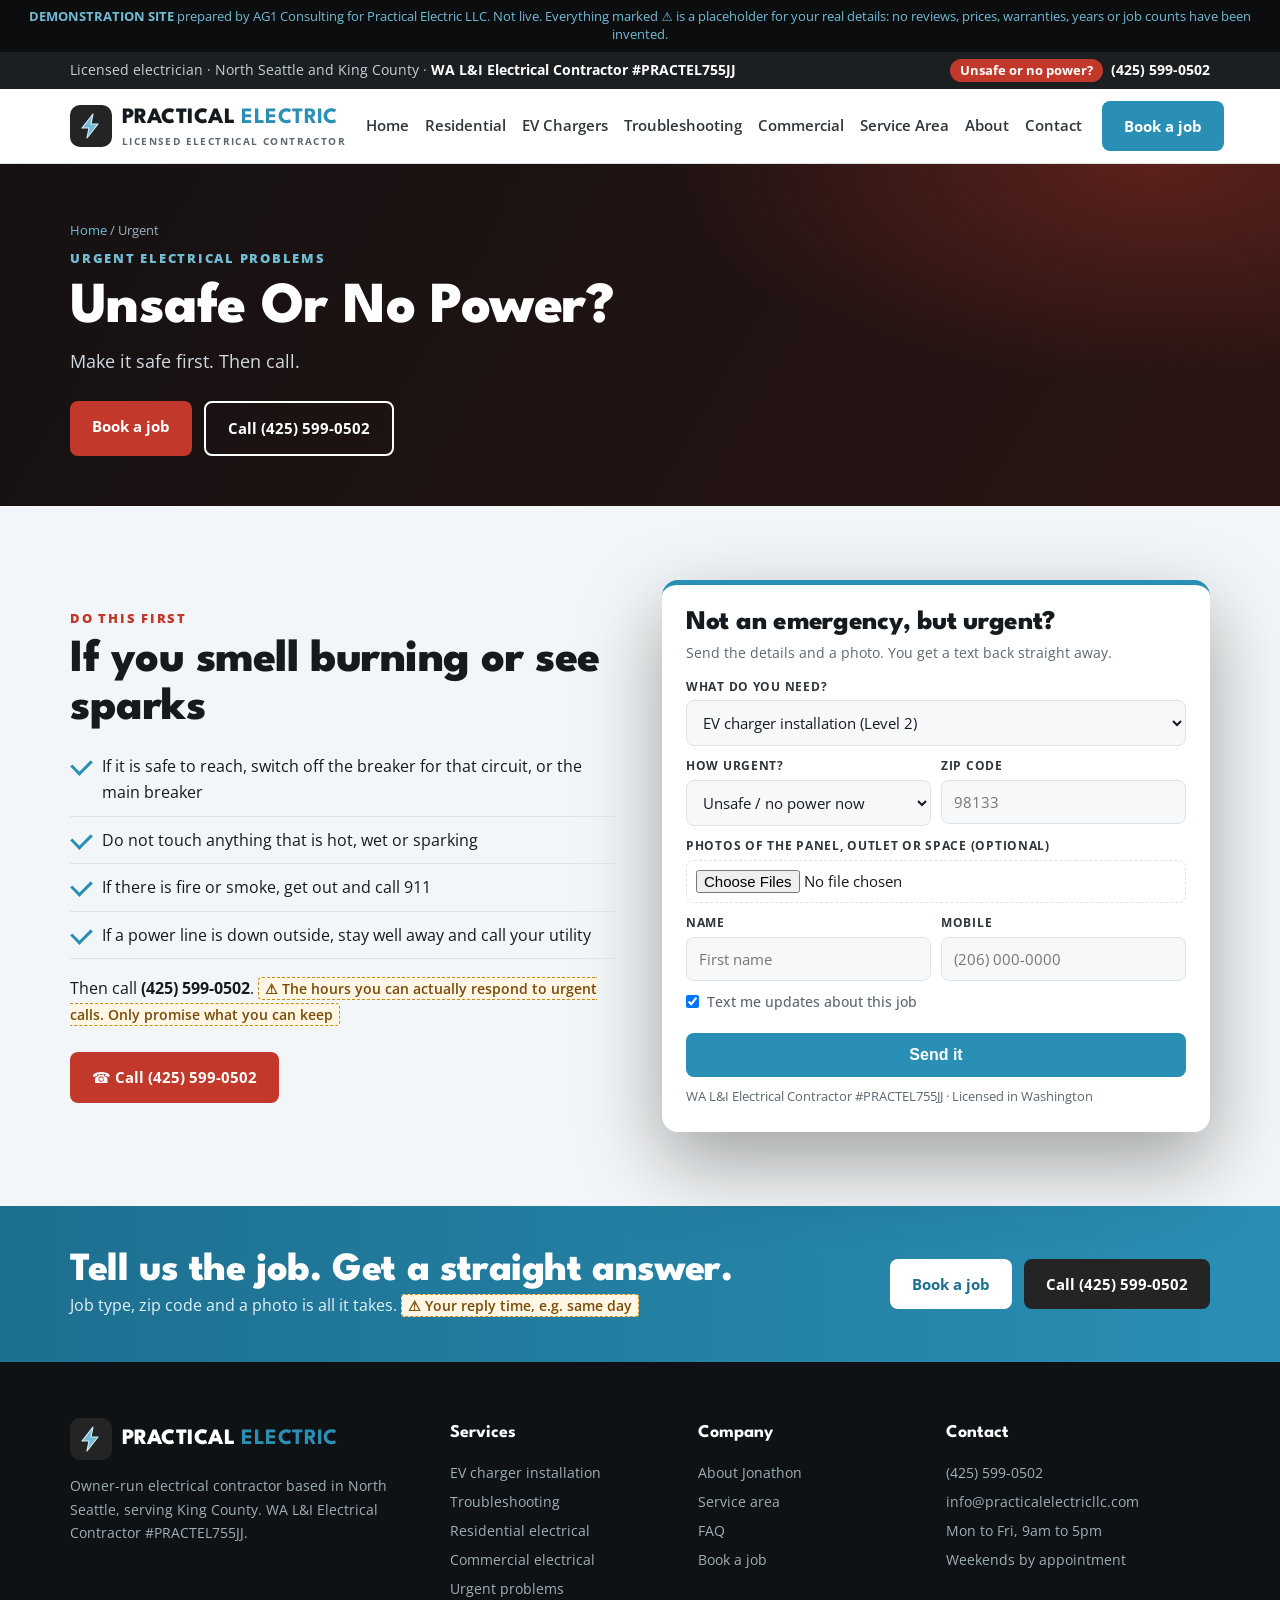
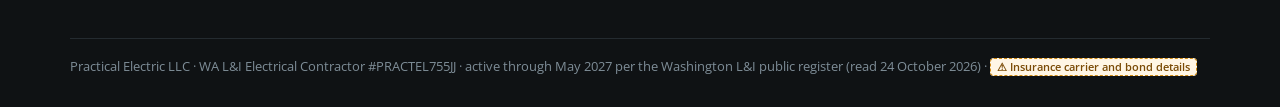
<file: emergency.html>
<!DOCTYPE html><html lang="en"><head><meta charset="utf-8"><meta name="viewport" content="width=device-width,initial-scale=1">
<meta name="robots" content="noindex,nofollow"><title>Unsafe or No Power? | Practical Electric</title><meta name="description" content="What to do first, and how to reach Practical Electric.">
<link rel="preconnect" href="https://fonts.googleapis.com"><link href="https://fonts.googleapis.com/css2?family=League+Spartan:wght@600;700;800&family=Open+Sans:wght@400;500;600;700;800&display=swap" rel="stylesheet">
<link rel="stylesheet" href="styles.css">
<script type="application/ld+json">{"@context": "https://schema.org", "@type": "Electrician", "name": "Practical Electric LLC", "telephone": "+14255990502", "email": "info@practicalelectricllc.com", "url": "https://andrei170.github.io/practical-electric-demo/", "address": {"@type": "PostalAddress", "addressLocality": "Seattle", "addressRegion": "WA", "postalCode": "98133", "addressCountry": "US"}, "areaServed": {"@type": "AdministrativeArea", "name": "King County, Washington"}, "openingHours": "Mo-Fr 09:00-17:00", "identifier": {"@type": "PropertyValue", "name": "Washington L&I electrical contractor licence", "value": "PRACTEL755JJ"}}</script>
</head><body>
<div class="demo"><b>DEMONSTRATION SITE</b> prepared by AG1 Consulting for Practical Electric LLC. Not live. Everything marked &#9888; is a placeholder for your real details: no reviews, prices, warranties, years or job counts have been invented.</div>
<div class="top"><div class="wrap"><span class="tl">Licensed electrician &middot; North Seattle and King County &middot; <b>WA L&amp;I Electrical Contractor #PRACTEL755JJ</b></span><span><a class="em" href="emergency.html">Unsafe or no power?</a> &nbsp;<a href="tel:+14255990502"><b>(425) 599-0502</b></a></span></div></div>
<header class="site"><div class="wrap"><a class="logo" href="index.html"><span class="mk"><svg width="24" height="26" viewBox="0 0 24 26" aria-hidden="true"><path d="M14 1 3 15h7l-2 10 11-14h-7z" fill="#72bbd5" stroke="#d5ecf7" stroke-width="1.2" stroke-linejoin="round"/></svg></span><span><span class="tx">Practical <b>Electric</b></span><small>LICENSED ELECTRICAL CONTRACTOR</small></span></a>
<nav class="main"><a href="index.html">Home</a><a href="residential.html">Residential</a><a href="ev-chargers.html">EV Chargers</a><a href="troubleshooting.html">Troubleshooting</a><a href="commercial.html">Commercial</a><a href="areas.html">Service Area</a><a href="about.html">About</a><a href="contact.html">Contact</a></nav><div class="hcall"><small>Call or text</small><a href="tel:+14255990502">(425) 599-0502</a></div><a class="btn" href="book.html">Book a job</a></div></header>
<section class="pagehead em"><div class="wrap"><div class="crumb"><a href="index.html">Home</a> / Urgent</div><div class="eyebrow" style="margin-top:8px;color:#72bbd5">Urgent electrical problems</div><h1>Unsafe Or No Power?</h1><p>Make it safe first. Then call.</p><div class="cta-row"><a class="btn red" href="book.html">Book a job</a><a class="btn ghost" href="tel:+14255990502">Call (425) 599-0502</a></div></div></section><section class="s"><div class="wrap split"><div><div class="eyebrow" style="color:#c2392b">Do this first</div><h2 class="t">If you smell burning or see sparks</h2>
<ul class="ticks"><li>If it is safe to reach, switch off the breaker for that circuit, or the main breaker</li><li>Do not touch anything that is hot, wet or sparking</li><li>If there is fire or smoke, get out and call 911</li><li>If a power line is down outside, stay well away and call your utility</li></ul>
<p style="margin-top:16px">Then call <a href="tel:+14255990502"><b>(425) 599-0502</b></a>. <span class="ph">&#9888; The hours you can actually respond to urgent calls. Only promise what you can keep</span></p>
<div class="cta-row"><a class="btn red" href="tel:+14255990502">&#9742; Call (425) 599-0502</a></div></div>
<div class="panel"><h3>Not an emergency, but urgent?</h3><div class="sub">Send the details and a photo. You get a text back straight away.</div><form class="f"><label>What do you need?</label><select><option>EV charger installation (Level 2)</option><option>Something is not working (troubleshooting)</option><option>New circuit, outlet or wiring</option><option>Lighting (indoor or outdoor)</option><option>Commercial or business work</option><option>Energy efficiency upgrade</option><option>Something else</option></select><div class="two"><div><label>How urgent?</label><select><option>Unsafe / no power now</option><option>This week</option><option>Within a month</option><option>Planning ahead / getting a quote</option></select></div><div><label>Zip code</label><input inputmode="numeric" placeholder="98133"></div></div><label>Photos of the panel, outlet or space (optional)</label><input type="file" accept="image/*" multiple><div class="two"><div><label>Name</label><input placeholder="First name"></div><div><label>Mobile</label><input type="tel" placeholder="(206) 000-0000"></div></div><label class="chk"><input type="checkbox" checked> Text me updates about this job</label><button class="btn" type="submit">Send it</button><div class="ok-msg">&#10004; Demo only: on the live site this lands in your CRM, the customer gets a text back straight away, and the photos come with it.</div><div class="fine">WA L&amp;I Electrical Contractor #PRACTEL755JJ &middot; Licensed in Washington</div></form></div></div></section><section class="band"><div class="wrap"><div><h2>Tell us the job. Get a straight answer.</h2><p>Job type, zip code and a photo is all it takes. <span class="ph">&#9888; Your reply time, e.g. same day</span></p></div><div class="cta-row" style="margin-top:0"><a class="btn" href="book.html">Book a job</a><a class="btn dark" href="tel:+14255990502">Call (425) 599-0502</a></div></div></section>
<footer class="site"><div class="wrap"><div class="foot">
<div><a class="logo" href="index.html"><span class="mk"><svg width="24" height="26" viewBox="0 0 24 26" aria-hidden="true"><path d="M14 1 3 15h7l-2 10 11-14h-7z" fill="#72bbd5" stroke="#d5ecf7" stroke-width="1.2" stroke-linejoin="round"/></svg></span><span class="tx" style="color:#fff">Practical <b>Electric</b></span></a>
<p style="margin-top:14px">Owner-run electrical contractor based in North Seattle, serving King County. WA L&amp;I Electrical Contractor #PRACTEL755JJ.</p></div>
<div><h4>Services</h4><ul><li><a href="ev-chargers.html">EV charger installation</a></li><li><a href="troubleshooting.html">Troubleshooting</a></li><li><a href="residential.html">Residential electrical</a></li><li><a href="commercial.html">Commercial electrical</a></li><li><a href="emergency.html">Urgent problems</a></li></ul></div>
<div><h4>Company</h4><ul><li><a href="about.html">About Jonathon</a></li><li><a href="areas.html">Service area</a></li><li><a href="faq.html">FAQ</a></li><li><a href="book.html">Book a job</a></li></ul></div>
<div><h4>Contact</h4><ul><li><a href="tel:+14255990502">(425) 599-0502</a></li><li><a href="mailto:info@practicalelectricllc.com">info@practicalelectricllc.com</a></li><li>Mon to Fri, 9am to 5pm</li><li>Weekends by appointment</li></ul></div>
</div><div class="legal">Practical Electric LLC &middot; WA L&amp;I Electrical Contractor #PRACTEL755JJ &middot; active through May 2027 per the Washington L&amp;I public register (read 24 October 2026) &middot; <span class="ph">&#9888; Insurance carrier and bond details</span></div></div></footer>
<div class="sticky-cta"><a class="btn dark" href="tel:+14255990502">&#9742; Call</a><a class="btn" href="book.html">Book a job</a></div>
<script>
document.querySelectorAll('form.f').forEach(function(f){f.addEventListener('submit',function(e){e.preventDefault();
var m=f.querySelector('.ok-msg');if(m){m.style.display='block';}});});
</script></body></html>
</file>
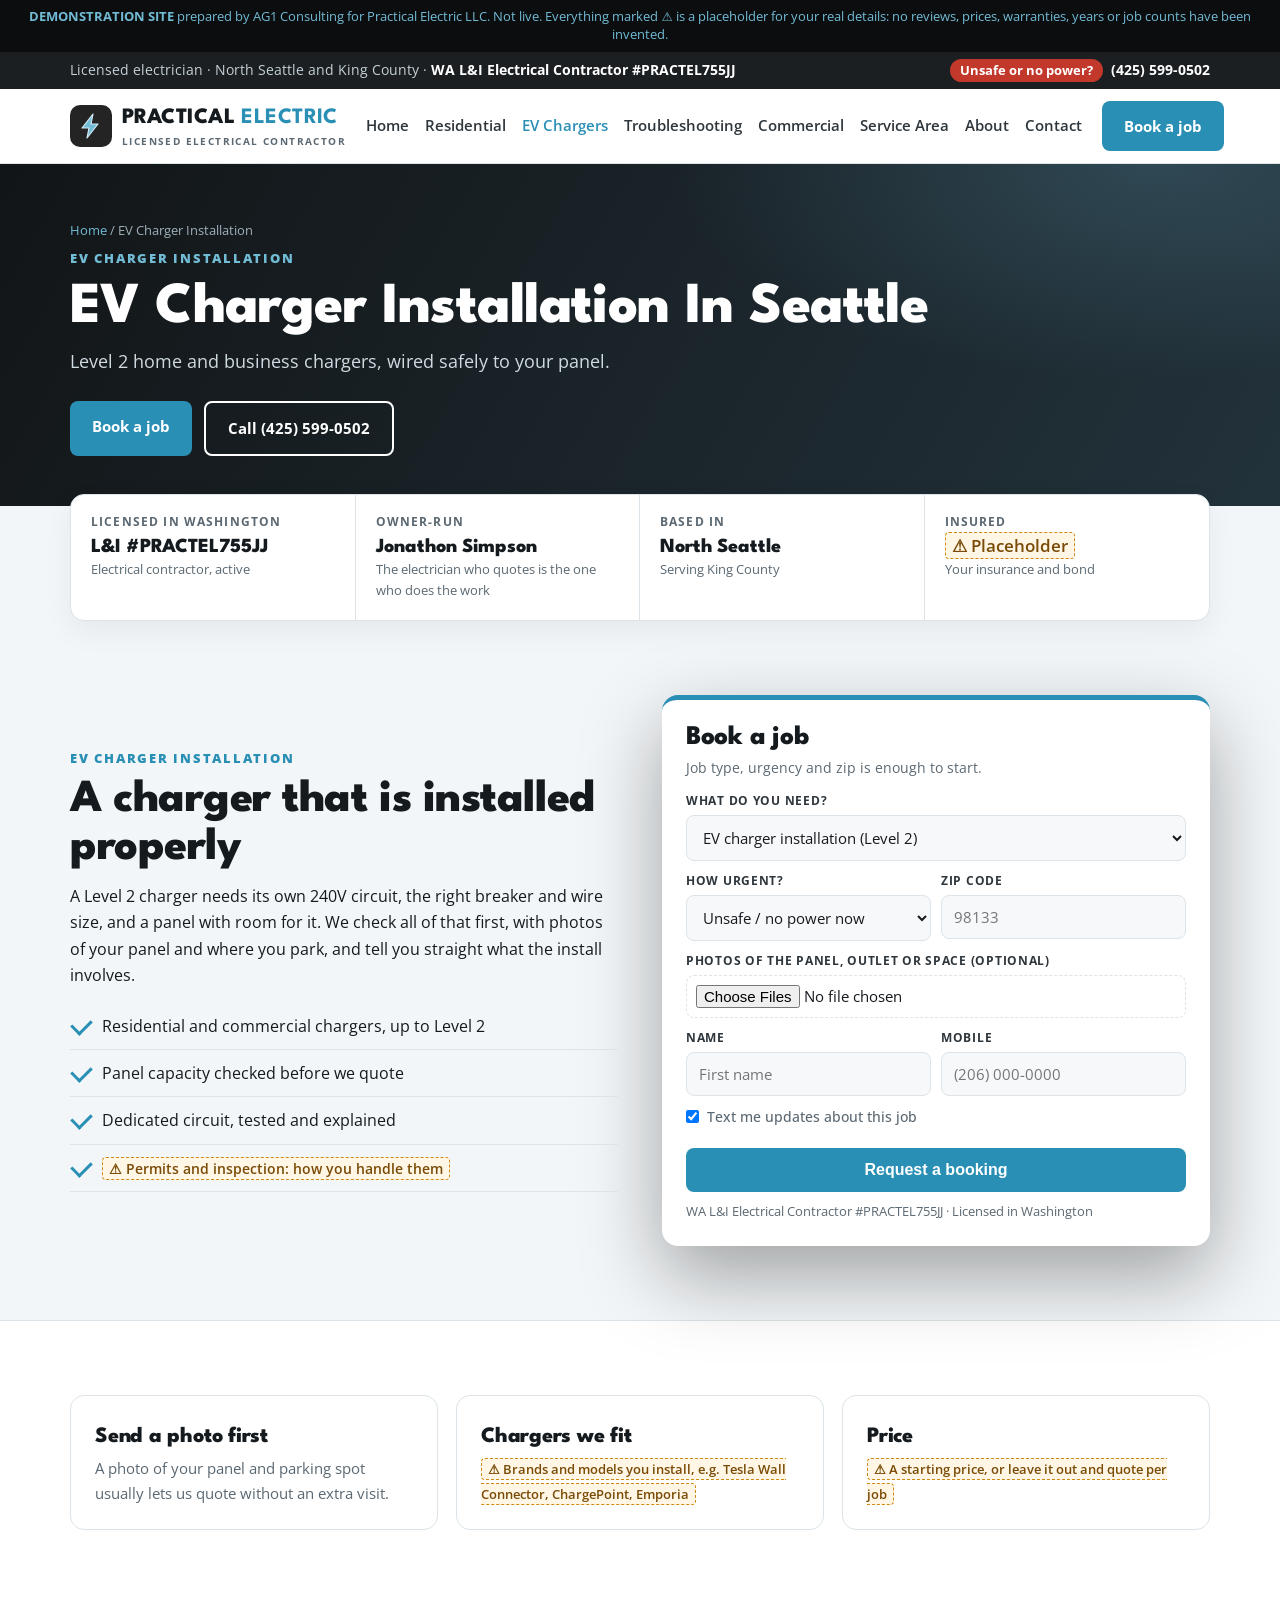
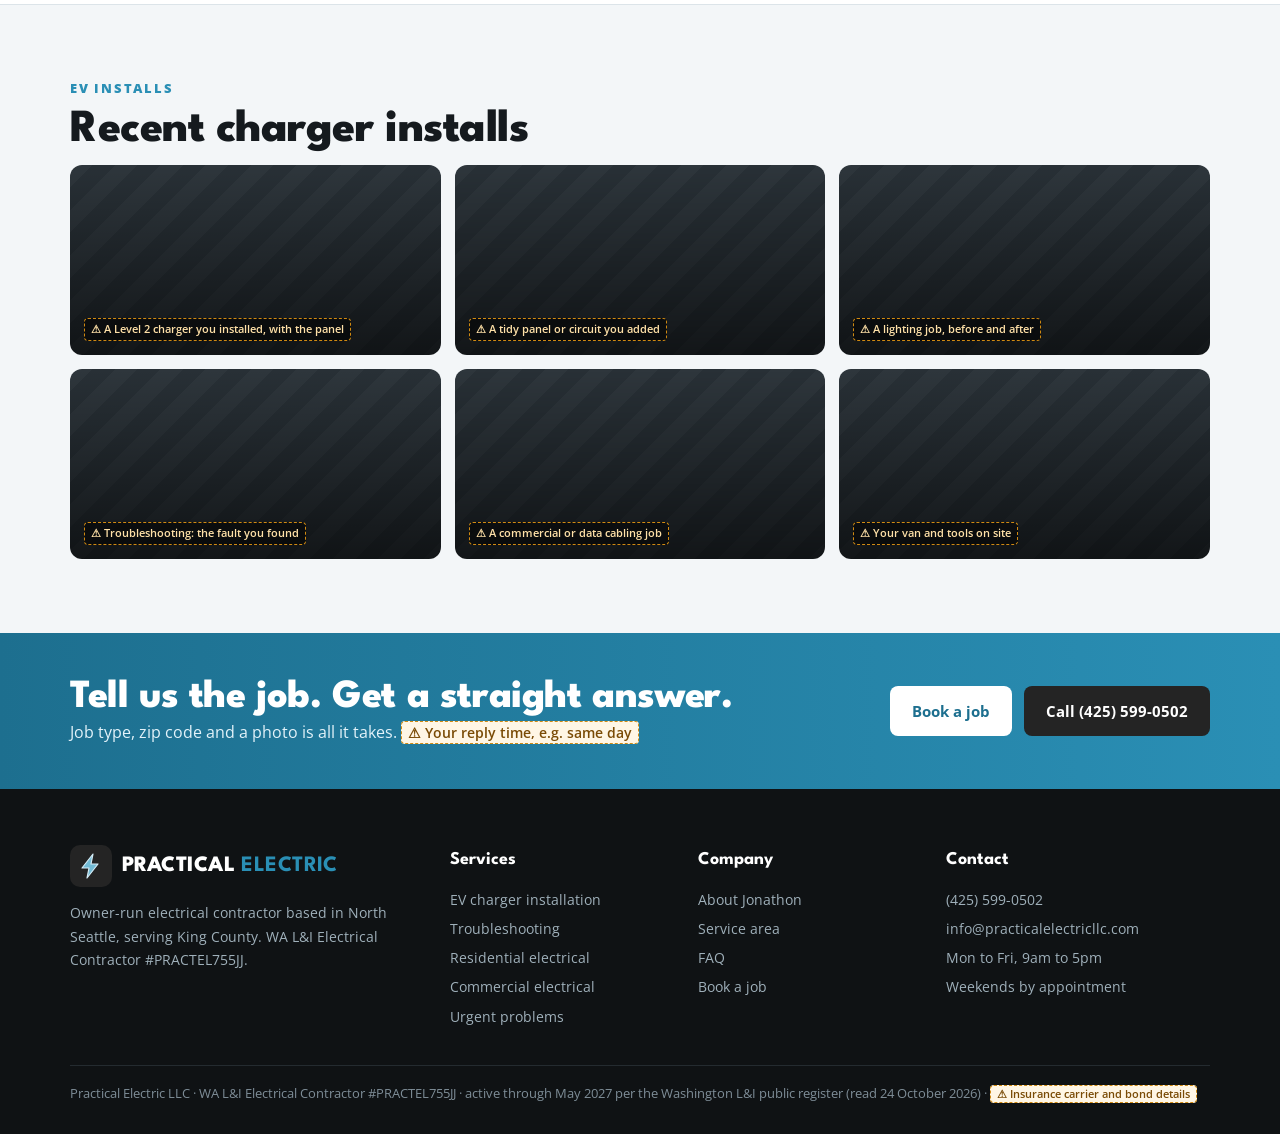
<file: ev-chargers.html>
<!DOCTYPE html><html lang="en"><head><meta charset="utf-8"><meta name="viewport" content="width=device-width,initial-scale=1">
<meta name="robots" content="noindex,nofollow"><title>EV Charger Installation in Seattle | Practical Electric</title><meta name="description" content="Level 2 EV charger installation for homes and businesses in Seattle and King County, from a licensed electrical contractor.">
<link rel="preconnect" href="https://fonts.googleapis.com"><link href="https://fonts.googleapis.com/css2?family=League+Spartan:wght@600;700;800&family=Open+Sans:wght@400;500;600;700;800&display=swap" rel="stylesheet">
<link rel="stylesheet" href="styles.css">
<script type="application/ld+json">{"@context": "https://schema.org", "@type": "Electrician", "name": "Practical Electric LLC", "telephone": "+14255990502", "email": "info@practicalelectricllc.com", "url": "https://andrei170.github.io/practical-electric-demo/", "address": {"@type": "PostalAddress", "addressLocality": "Seattle", "addressRegion": "WA", "postalCode": "98133", "addressCountry": "US"}, "areaServed": {"@type": "AdministrativeArea", "name": "King County, Washington"}, "openingHours": "Mo-Fr 09:00-17:00", "identifier": {"@type": "PropertyValue", "name": "Washington L&I electrical contractor licence", "value": "PRACTEL755JJ"}}</script>
</head><body>
<div class="demo"><b>DEMONSTRATION SITE</b> prepared by AG1 Consulting for Practical Electric LLC. Not live. Everything marked &#9888; is a placeholder for your real details: no reviews, prices, warranties, years or job counts have been invented.</div>
<div class="top"><div class="wrap"><span class="tl">Licensed electrician &middot; North Seattle and King County &middot; <b>WA L&amp;I Electrical Contractor #PRACTEL755JJ</b></span><span><a class="em" href="emergency.html">Unsafe or no power?</a> &nbsp;<a href="tel:+14255990502"><b>(425) 599-0502</b></a></span></div></div>
<header class="site"><div class="wrap"><a class="logo" href="index.html"><span class="mk"><svg width="24" height="26" viewBox="0 0 24 26" aria-hidden="true"><path d="M14 1 3 15h7l-2 10 11-14h-7z" fill="#72bbd5" stroke="#d5ecf7" stroke-width="1.2" stroke-linejoin="round"/></svg></span><span><span class="tx">Practical <b>Electric</b></span><small>LICENSED ELECTRICAL CONTRACTOR</small></span></a>
<nav class="main"><a href="index.html">Home</a><a href="residential.html">Residential</a><a href="ev-chargers.html" class="on">EV Chargers</a><a href="troubleshooting.html">Troubleshooting</a><a href="commercial.html">Commercial</a><a href="areas.html">Service Area</a><a href="about.html">About</a><a href="contact.html">Contact</a></nav><div class="hcall"><small>Call or text</small><a href="tel:+14255990502">(425) 599-0502</a></div><a class="btn" href="book.html">Book a job</a></div></header>
<section class="pagehead"><div class="wrap"><div class="crumb"><a href="index.html">Home</a> / EV Charger Installation</div><div class="eyebrow" style="margin-top:8px;color:#72bbd5">EV Charger Installation</div><h1>EV Charger Installation In Seattle</h1><p>Level 2 home and business chargers, wired safely to your panel.</p><div class="cta-row"><a class="btn" href="book.html">Book a job</a><a class="btn ghost" href="tel:+14255990502">Call (425) 599-0502</a></div></div></section><section style="padding:0"><div class="wrap"><div class="trust"><div><div class="k">Licensed in Washington</div><div class="v">L&amp;I #PRACTEL755JJ</div><div class="s">Electrical contractor, active</div></div><div><div class="k">Owner-run</div><div class="v">Jonathon Simpson</div><div class="s">The electrician who quotes is the one who does the work</div></div><div><div class="k">Based in</div><div class="v">North Seattle</div><div class="s">Serving King County</div></div><div><div class="k">Insured</div><div class="v"><span class="ph">&#9888; Placeholder</span></div><div class="s">Your insurance and bond</div></div></div></div></section>
<section class="s"><div class="wrap split"><div><div class="eyebrow">EV Charger Installation</div><h2 class="t">A charger that is installed properly</h2><p>A Level 2 charger needs its own 240V circuit, the right breaker and wire size, and a panel with room for it. We check all of that first, with photos of your panel and where you park, and tell you straight what the install involves.</p><ul class='ticks' style='margin-top:14px'><li>Residential and commercial chargers, up to Level 2</li><li>Panel capacity checked before we quote</li><li>Dedicated circuit, tested and explained</li><li><span class="ph">&#9888; Permits and inspection: how you handle them</span></li></ul></div>
<div class="panel"><h3>Book a job</h3><div class="sub">Job type, urgency and zip is enough to start.</div><form class="f"><label>What do you need?</label><select><option>EV charger installation (Level 2)</option><option>Something is not working (troubleshooting)</option><option>New circuit, outlet or wiring</option><option>Lighting (indoor or outdoor)</option><option>Commercial or business work</option><option>Energy efficiency upgrade</option><option>Something else</option></select><div class="two"><div><label>How urgent?</label><select><option>Unsafe / no power now</option><option>This week</option><option>Within a month</option><option>Planning ahead / getting a quote</option></select></div><div><label>Zip code</label><input inputmode="numeric" placeholder="98133"></div></div><label>Photos of the panel, outlet or space (optional)</label><input type="file" accept="image/*" multiple><div class="two"><div><label>Name</label><input placeholder="First name"></div><div><label>Mobile</label><input type="tel" placeholder="(206) 000-0000"></div></div><label class="chk"><input type="checkbox" checked> Text me updates about this job</label><button class="btn" type="submit">Request a booking</button><div class="ok-msg">&#10004; Demo only: on the live site this lands in your CRM, the customer gets a text back straight away, and the photos come with it.</div><div class="fine">WA L&amp;I Electrical Contractor #PRACTEL755JJ &middot; Licensed in Washington</div></form></div></div></section>
<section class="s alt"><div class="wrap"><div class="feat"><div class="fc"><h3>Send a photo first</h3><p>A photo of your panel and parking spot usually lets us quote without an extra visit.</p></div><div class="fc"><h3>Chargers we fit</h3><p><span class="ph">&#9888; Brands and models you install, e.g. Tesla Wall Connector, ChargePoint, Emporia</span></p></div><div class="fc"><h3>Price</h3><p><span class="ph">&#9888; A starting price, or leave it out and quote per job</span></p></div></div></div></section><section class="s"><div class="wrap"><div class="eyebrow">EV installs</div><h2 class="t">Recent charger installs</h2><div class="gal"><div class="gi"><span class="ph">&#9888; A Level 2 charger you installed, with the panel</span></div><div class="gi"><span class="ph">&#9888; A tidy panel or circuit you added</span></div><div class="gi"><span class="ph">&#9888; A lighting job, before and after</span></div><div class="gi"><span class="ph">&#9888; Troubleshooting: the fault you found</span></div><div class="gi"><span class="ph">&#9888; A commercial or data cabling job</span></div><div class="gi"><span class="ph">&#9888; Your van and tools on site</span></div></div></div></section><section class="band"><div class="wrap"><div><h2>Tell us the job. Get a straight answer.</h2><p>Job type, zip code and a photo is all it takes. <span class="ph">&#9888; Your reply time, e.g. same day</span></p></div><div class="cta-row" style="margin-top:0"><a class="btn" href="book.html">Book a job</a><a class="btn dark" href="tel:+14255990502">Call (425) 599-0502</a></div></div></section>
<footer class="site"><div class="wrap"><div class="foot">
<div><a class="logo" href="index.html"><span class="mk"><svg width="24" height="26" viewBox="0 0 24 26" aria-hidden="true"><path d="M14 1 3 15h7l-2 10 11-14h-7z" fill="#72bbd5" stroke="#d5ecf7" stroke-width="1.2" stroke-linejoin="round"/></svg></span><span class="tx" style="color:#fff">Practical <b>Electric</b></span></a>
<p style="margin-top:14px">Owner-run electrical contractor based in North Seattle, serving King County. WA L&amp;I Electrical Contractor #PRACTEL755JJ.</p></div>
<div><h4>Services</h4><ul><li><a href="ev-chargers.html">EV charger installation</a></li><li><a href="troubleshooting.html">Troubleshooting</a></li><li><a href="residential.html">Residential electrical</a></li><li><a href="commercial.html">Commercial electrical</a></li><li><a href="emergency.html">Urgent problems</a></li></ul></div>
<div><h4>Company</h4><ul><li><a href="about.html">About Jonathon</a></li><li><a href="areas.html">Service area</a></li><li><a href="faq.html">FAQ</a></li><li><a href="book.html">Book a job</a></li></ul></div>
<div><h4>Contact</h4><ul><li><a href="tel:+14255990502">(425) 599-0502</a></li><li><a href="mailto:info@practicalelectricllc.com">info@practicalelectricllc.com</a></li><li>Mon to Fri, 9am to 5pm</li><li>Weekends by appointment</li></ul></div>
</div><div class="legal">Practical Electric LLC &middot; WA L&amp;I Electrical Contractor #PRACTEL755JJ &middot; active through May 2027 per the Washington L&amp;I public register (read 24 October 2026) &middot; <span class="ph">&#9888; Insurance carrier and bond details</span></div></div></footer>
<div class="sticky-cta"><a class="btn dark" href="tel:+14255990502">&#9742; Call</a><a class="btn" href="book.html">Book a job</a></div>
<script>
document.querySelectorAll('form.f').forEach(function(f){f.addEventListener('submit',function(e){e.preventDefault();
var m=f.querySelector('.ok-msg');if(m){m.style.display='block';}});});
</script></body></html>
</file>
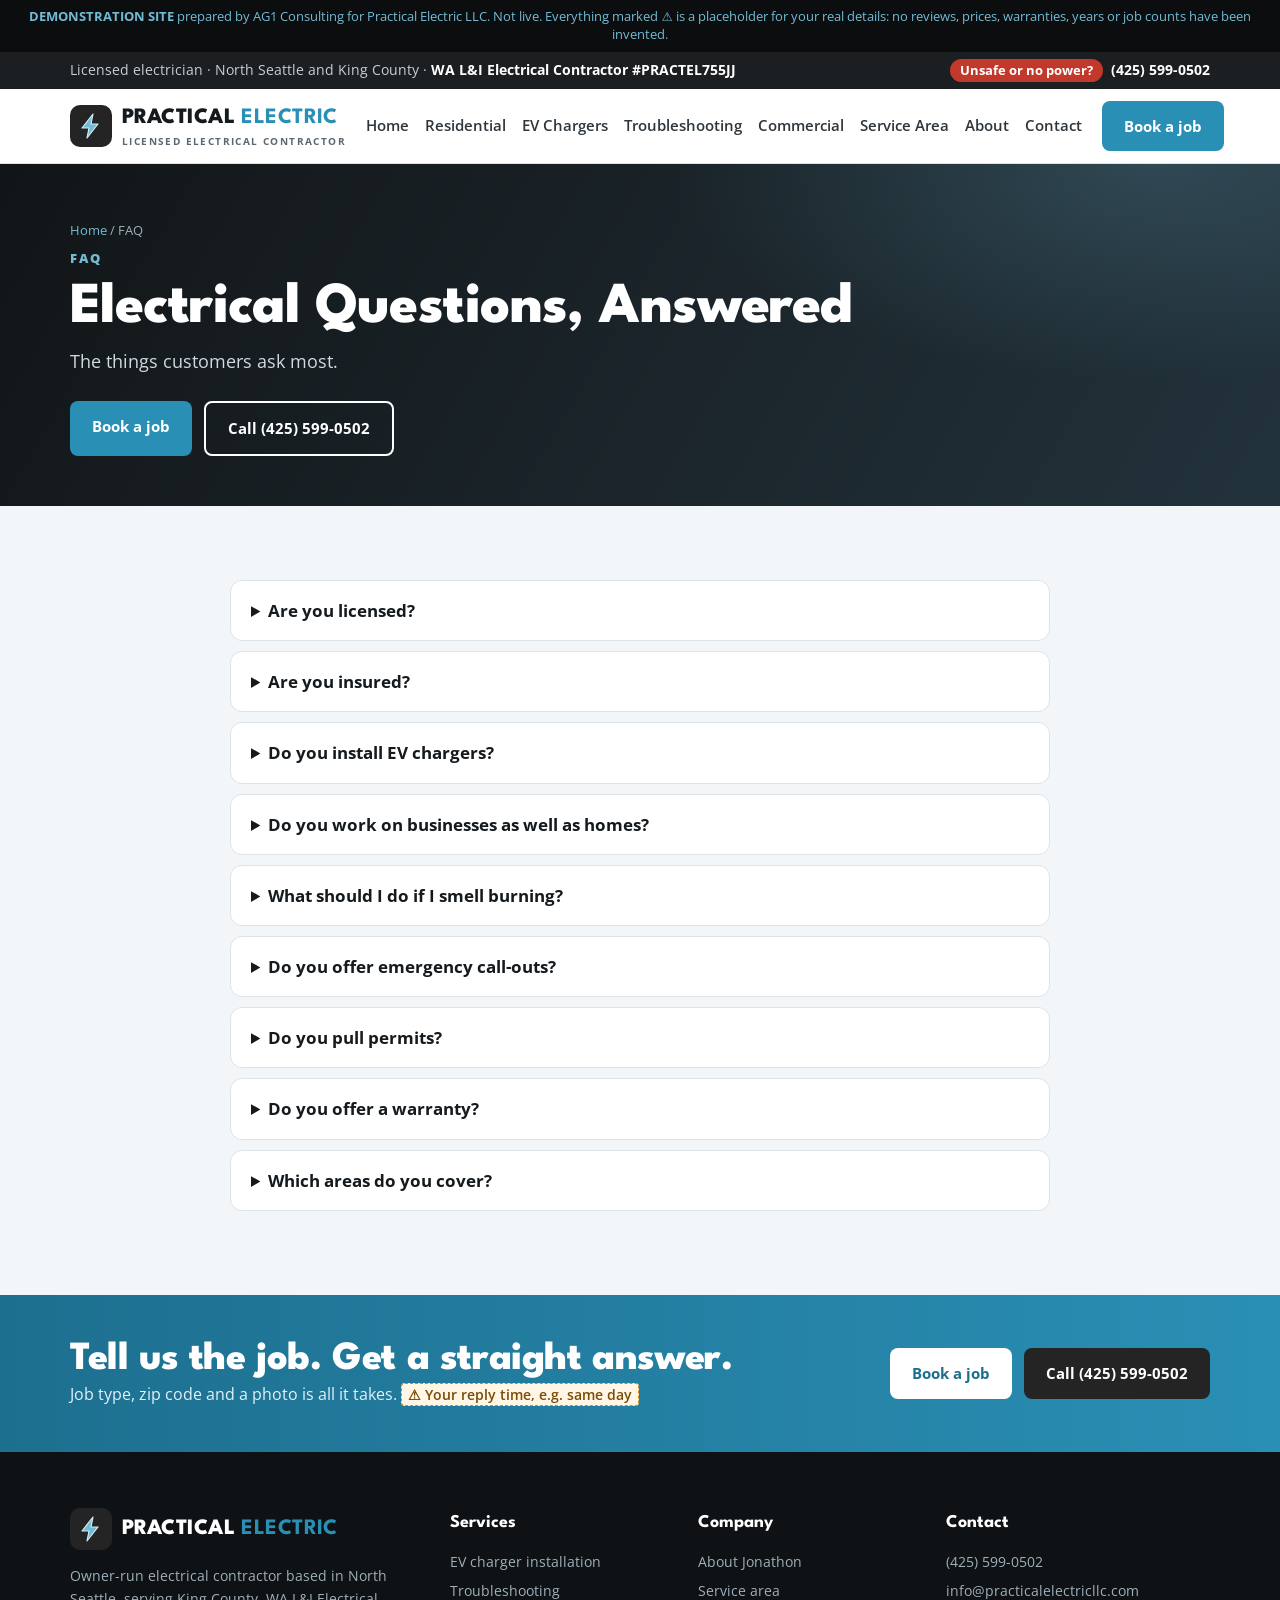
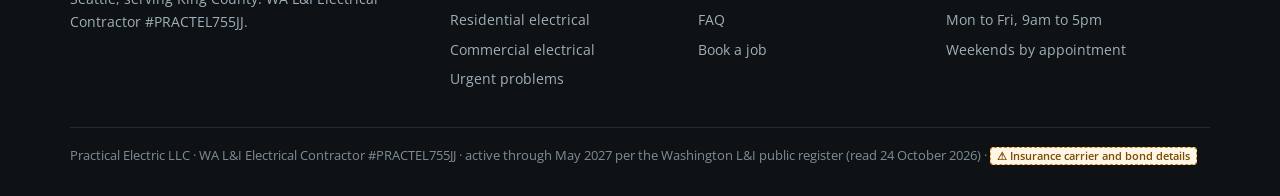
<file: faq.html>
<!DOCTYPE html><html lang="en"><head><meta charset="utf-8"><meta name="viewport" content="width=device-width,initial-scale=1">
<meta name="robots" content="noindex,nofollow"><title>Electrical FAQ | Practical Electric</title><meta name="description" content="Answers to common electrical questions from Seattle homeowners and businesses.">
<link rel="preconnect" href="https://fonts.googleapis.com"><link href="https://fonts.googleapis.com/css2?family=League+Spartan:wght@600;700;800&family=Open+Sans:wght@400;500;600;700;800&display=swap" rel="stylesheet">
<link rel="stylesheet" href="styles.css">
<script type="application/ld+json">{"@context": "https://schema.org", "@type": "Electrician", "name": "Practical Electric LLC", "telephone": "+14255990502", "email": "info@practicalelectricllc.com", "url": "https://andrei170.github.io/practical-electric-demo/", "address": {"@type": "PostalAddress", "addressLocality": "Seattle", "addressRegion": "WA", "postalCode": "98133", "addressCountry": "US"}, "areaServed": {"@type": "AdministrativeArea", "name": "King County, Washington"}, "openingHours": "Mo-Fr 09:00-17:00", "identifier": {"@type": "PropertyValue", "name": "Washington L&I electrical contractor licence", "value": "PRACTEL755JJ"}}</script>
</head><body>
<div class="demo"><b>DEMONSTRATION SITE</b> prepared by AG1 Consulting for Practical Electric LLC. Not live. Everything marked &#9888; is a placeholder for your real details: no reviews, prices, warranties, years or job counts have been invented.</div>
<div class="top"><div class="wrap"><span class="tl">Licensed electrician &middot; North Seattle and King County &middot; <b>WA L&amp;I Electrical Contractor #PRACTEL755JJ</b></span><span><a class="em" href="emergency.html">Unsafe or no power?</a> &nbsp;<a href="tel:+14255990502"><b>(425) 599-0502</b></a></span></div></div>
<header class="site"><div class="wrap"><a class="logo" href="index.html"><span class="mk"><svg width="24" height="26" viewBox="0 0 24 26" aria-hidden="true"><path d="M14 1 3 15h7l-2 10 11-14h-7z" fill="#72bbd5" stroke="#d5ecf7" stroke-width="1.2" stroke-linejoin="round"/></svg></span><span><span class="tx">Practical <b>Electric</b></span><small>LICENSED ELECTRICAL CONTRACTOR</small></span></a>
<nav class="main"><a href="index.html">Home</a><a href="residential.html">Residential</a><a href="ev-chargers.html">EV Chargers</a><a href="troubleshooting.html">Troubleshooting</a><a href="commercial.html">Commercial</a><a href="areas.html">Service Area</a><a href="about.html">About</a><a href="contact.html">Contact</a></nav><div class="hcall"><small>Call or text</small><a href="tel:+14255990502">(425) 599-0502</a></div><a class="btn" href="book.html">Book a job</a></div></header>
<section class="pagehead"><div class="wrap"><div class="crumb"><a href="index.html">Home</a> / FAQ</div><div class="eyebrow" style="margin-top:8px;color:#72bbd5">FAQ</div><h1>Electrical Questions, Answered</h1><p>The things customers ask most.</p><div class="cta-row"><a class="btn" href="book.html">Book a job</a><a class="btn ghost" href="tel:+14255990502">Call (425) 599-0502</a></div></div></section><section class="s"><div class="wrap" style="max-width:860px"><details><summary>Are you licensed?</summary><p>Yes. Practical Electric LLC is a Washington electrical contractor, L&amp;I #PRACTEL755JJ, active through May 2027. You can look it up on the L&amp;I Verify a Contractor tool.</p></details><details><summary>Are you insured?</summary><p><span class="ph">&#9888; Your insurance details</span></p></details><details><summary>Do you install EV chargers?</summary><p>Yes, residential and commercial chargers up to Level 2. A photo of your panel and parking spot usually lets us quote quickly.</p></details><details><summary>Do you work on businesses as well as homes?</summary><p>Yes: wiring, lighting, data cabling and emergency generators for commercial customers, plus EV charging.</p></details><details><summary>What should I do if I smell burning?</summary><p>Switch off the breaker if it is safe to reach. If there is fire or smoke, get out and call 911. Then call us.</p></details><details><summary>Do you offer emergency call-outs?</summary><p><span class="ph">&#9888; Your real emergency hours. Only promise what you can keep</span></p></details><details><summary>Do you pull permits?</summary><p><span class="ph">&#9888; How you handle permits and inspections</span></p></details><details><summary>Do you offer a warranty?</summary><p><span class="ph">&#9888; Your workmanship warranty, if you offer one</span></p></details><details><summary>Which areas do you cover?</summary><p>North Seattle and King County. <span class="ph">&#9888; Confirm towns</span></p></details></div></section><section class="band"><div class="wrap"><div><h2>Tell us the job. Get a straight answer.</h2><p>Job type, zip code and a photo is all it takes. <span class="ph">&#9888; Your reply time, e.g. same day</span></p></div><div class="cta-row" style="margin-top:0"><a class="btn" href="book.html">Book a job</a><a class="btn dark" href="tel:+14255990502">Call (425) 599-0502</a></div></div></section>
<footer class="site"><div class="wrap"><div class="foot">
<div><a class="logo" href="index.html"><span class="mk"><svg width="24" height="26" viewBox="0 0 24 26" aria-hidden="true"><path d="M14 1 3 15h7l-2 10 11-14h-7z" fill="#72bbd5" stroke="#d5ecf7" stroke-width="1.2" stroke-linejoin="round"/></svg></span><span class="tx" style="color:#fff">Practical <b>Electric</b></span></a>
<p style="margin-top:14px">Owner-run electrical contractor based in North Seattle, serving King County. WA L&amp;I Electrical Contractor #PRACTEL755JJ.</p></div>
<div><h4>Services</h4><ul><li><a href="ev-chargers.html">EV charger installation</a></li><li><a href="troubleshooting.html">Troubleshooting</a></li><li><a href="residential.html">Residential electrical</a></li><li><a href="commercial.html">Commercial electrical</a></li><li><a href="emergency.html">Urgent problems</a></li></ul></div>
<div><h4>Company</h4><ul><li><a href="about.html">About Jonathon</a></li><li><a href="areas.html">Service area</a></li><li><a href="faq.html">FAQ</a></li><li><a href="book.html">Book a job</a></li></ul></div>
<div><h4>Contact</h4><ul><li><a href="tel:+14255990502">(425) 599-0502</a></li><li><a href="mailto:info@practicalelectricllc.com">info@practicalelectricllc.com</a></li><li>Mon to Fri, 9am to 5pm</li><li>Weekends by appointment</li></ul></div>
</div><div class="legal">Practical Electric LLC &middot; WA L&amp;I Electrical Contractor #PRACTEL755JJ &middot; active through May 2027 per the Washington L&amp;I public register (read 24 October 2026) &middot; <span class="ph">&#9888; Insurance carrier and bond details</span></div></div></footer>
<div class="sticky-cta"><a class="btn dark" href="tel:+14255990502">&#9742; Call</a><a class="btn" href="book.html">Book a job</a></div>
<script>
document.querySelectorAll('form.f').forEach(function(f){f.addEventListener('submit',function(e){e.preventDefault();
var m=f.querySelector('.ok-msg');if(m){m.style.display='block';}});});
</script></body></html>
</file>
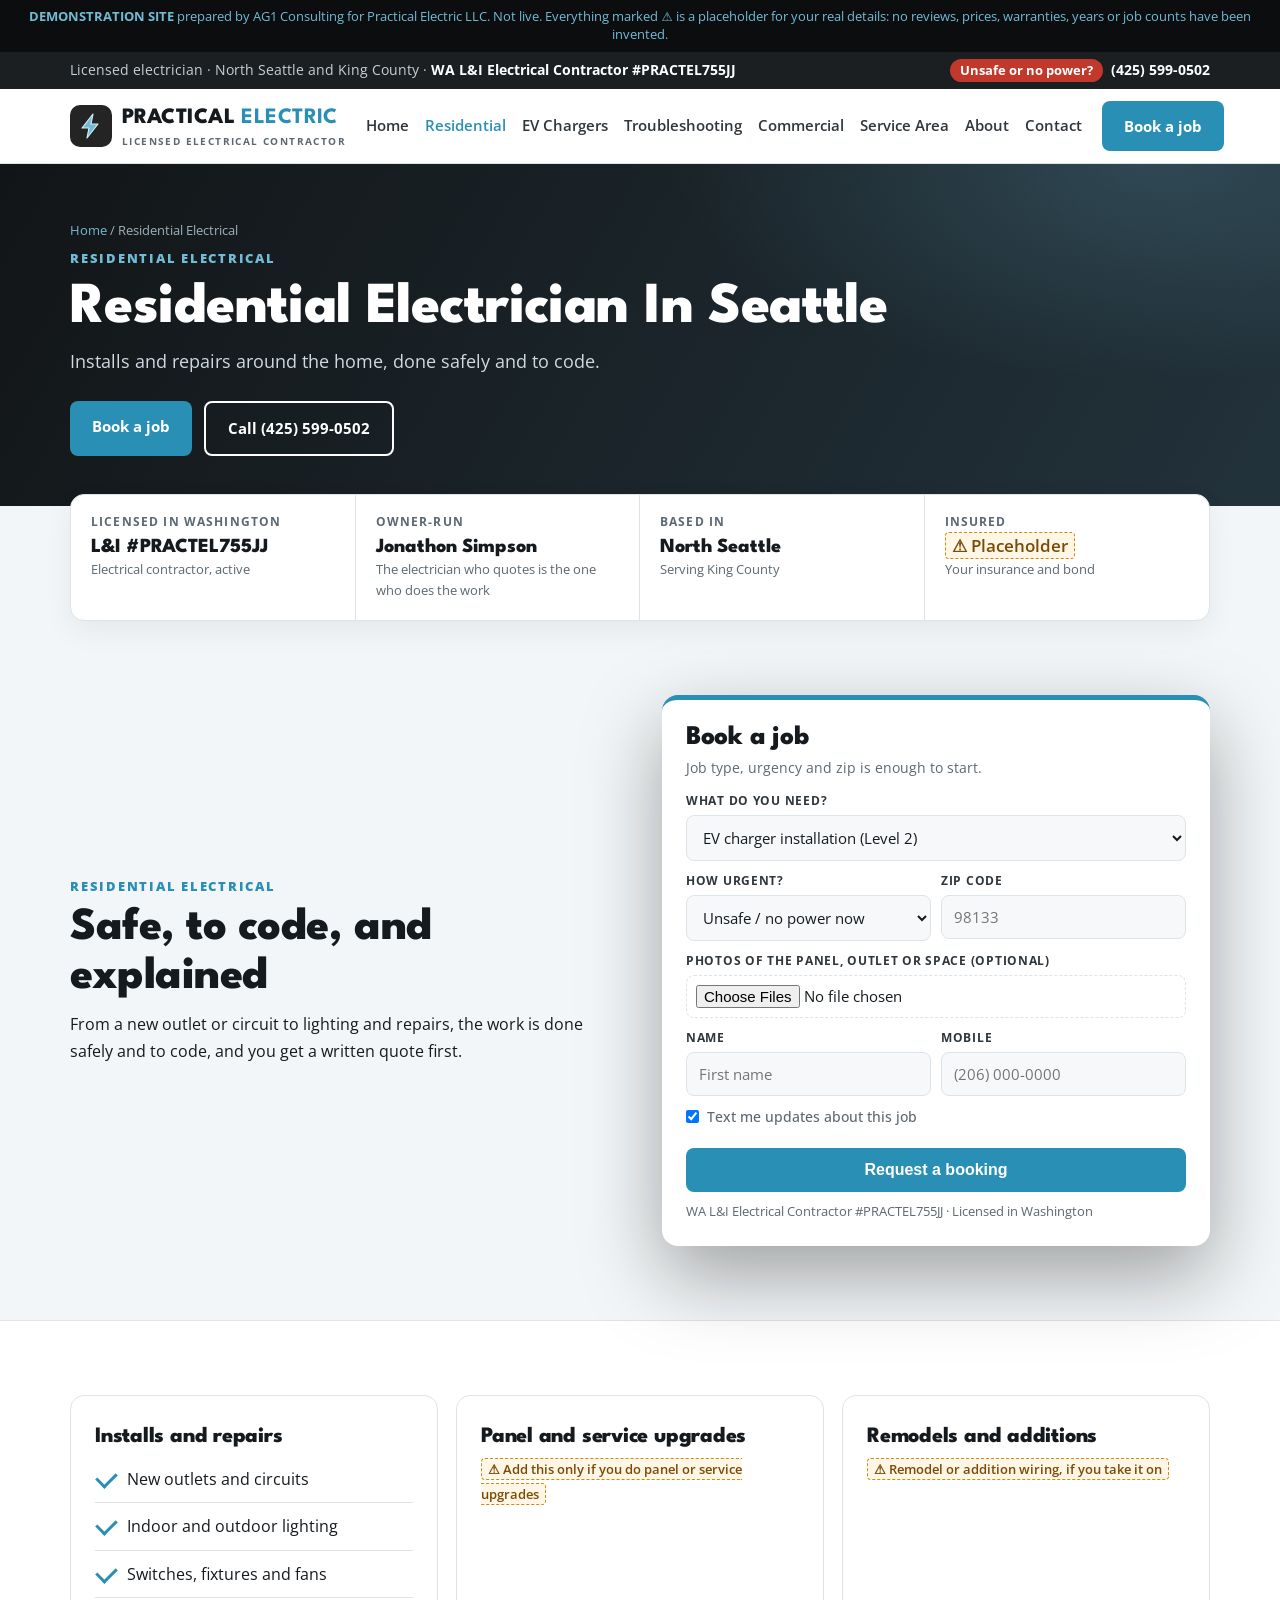
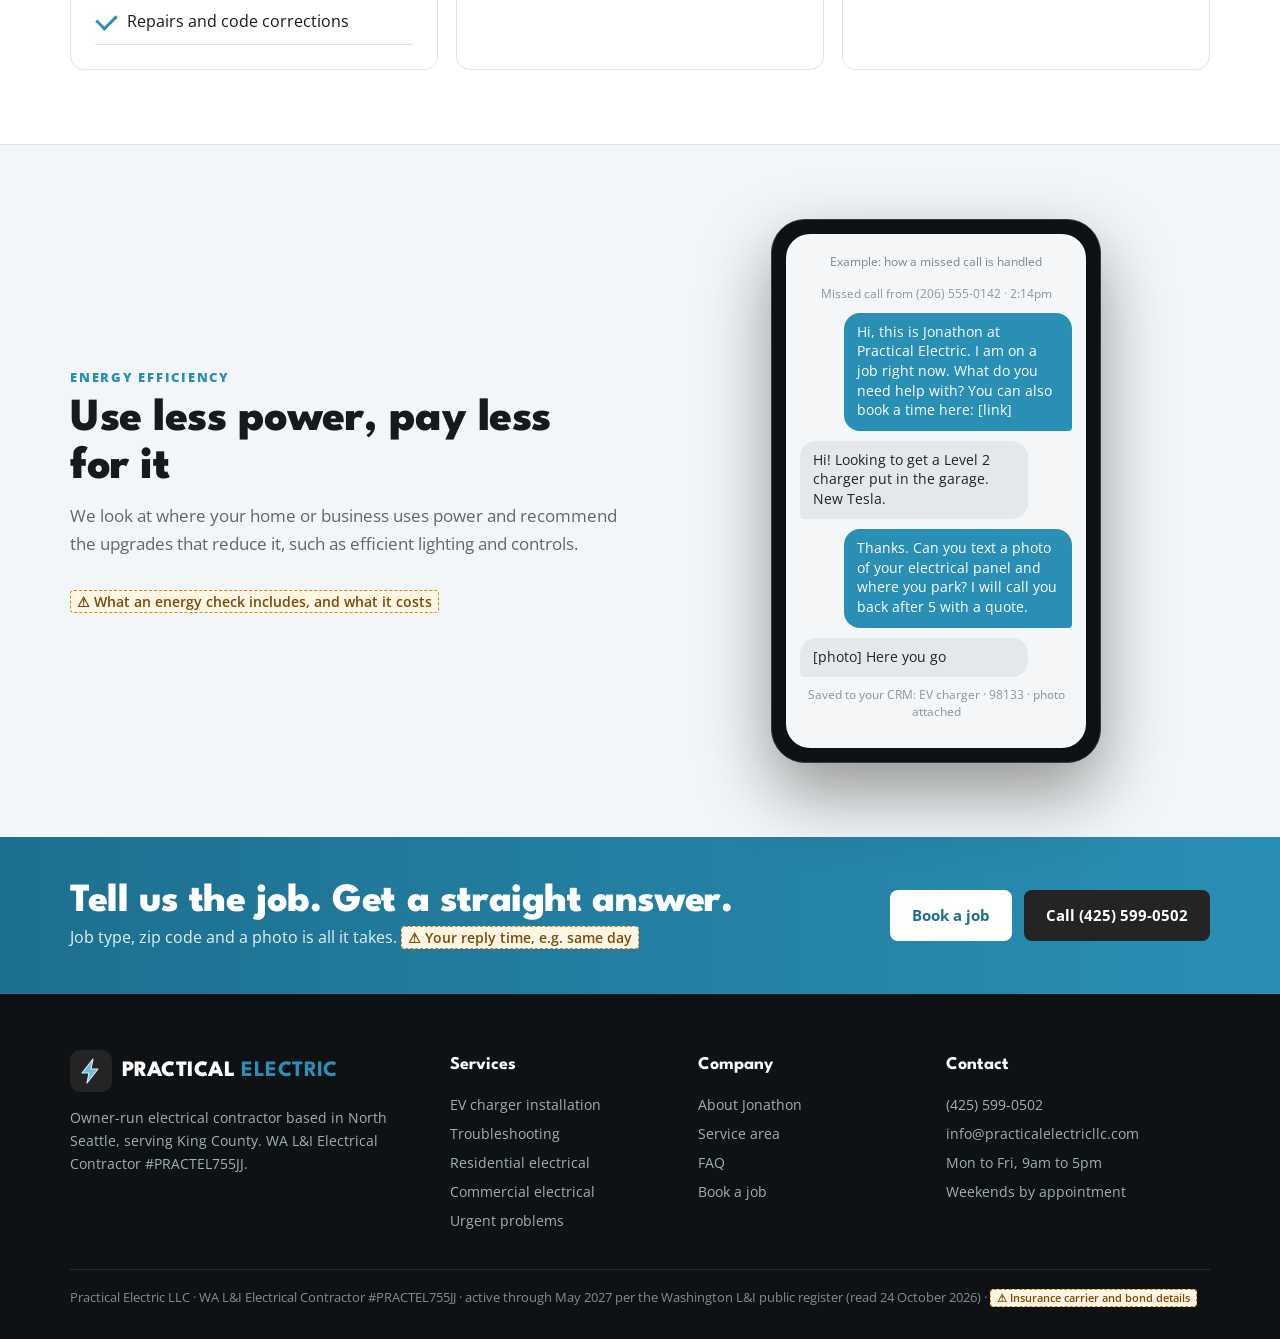
<file: residential.html>
<!DOCTYPE html><html lang="en"><head><meta charset="utf-8"><meta name="viewport" content="width=device-width,initial-scale=1">
<meta name="robots" content="noindex,nofollow"><title>Residential Electrician in Seattle | Practical Electric</title><meta name="description" content="Electrical installs, repairs and energy efficiency for homes in North Seattle and King County.">
<link rel="preconnect" href="https://fonts.googleapis.com"><link href="https://fonts.googleapis.com/css2?family=League+Spartan:wght@600;700;800&family=Open+Sans:wght@400;500;600;700;800&display=swap" rel="stylesheet">
<link rel="stylesheet" href="styles.css">
<script type="application/ld+json">{"@context": "https://schema.org", "@type": "Electrician", "name": "Practical Electric LLC", "telephone": "+14255990502", "email": "info@practicalelectricllc.com", "url": "https://andrei170.github.io/practical-electric-demo/", "address": {"@type": "PostalAddress", "addressLocality": "Seattle", "addressRegion": "WA", "postalCode": "98133", "addressCountry": "US"}, "areaServed": {"@type": "AdministrativeArea", "name": "King County, Washington"}, "openingHours": "Mo-Fr 09:00-17:00", "identifier": {"@type": "PropertyValue", "name": "Washington L&I electrical contractor licence", "value": "PRACTEL755JJ"}}</script>
</head><body>
<div class="demo"><b>DEMONSTRATION SITE</b> prepared by AG1 Consulting for Practical Electric LLC. Not live. Everything marked &#9888; is a placeholder for your real details: no reviews, prices, warranties, years or job counts have been invented.</div>
<div class="top"><div class="wrap"><span class="tl">Licensed electrician &middot; North Seattle and King County &middot; <b>WA L&amp;I Electrical Contractor #PRACTEL755JJ</b></span><span><a class="em" href="emergency.html">Unsafe or no power?</a> &nbsp;<a href="tel:+14255990502"><b>(425) 599-0502</b></a></span></div></div>
<header class="site"><div class="wrap"><a class="logo" href="index.html"><span class="mk"><svg width="24" height="26" viewBox="0 0 24 26" aria-hidden="true"><path d="M14 1 3 15h7l-2 10 11-14h-7z" fill="#72bbd5" stroke="#d5ecf7" stroke-width="1.2" stroke-linejoin="round"/></svg></span><span><span class="tx">Practical <b>Electric</b></span><small>LICENSED ELECTRICAL CONTRACTOR</small></span></a>
<nav class="main"><a href="index.html">Home</a><a href="residential.html" class="on">Residential</a><a href="ev-chargers.html">EV Chargers</a><a href="troubleshooting.html">Troubleshooting</a><a href="commercial.html">Commercial</a><a href="areas.html">Service Area</a><a href="about.html">About</a><a href="contact.html">Contact</a></nav><div class="hcall"><small>Call or text</small><a href="tel:+14255990502">(425) 599-0502</a></div><a class="btn" href="book.html">Book a job</a></div></header>
<section class="pagehead"><div class="wrap"><div class="crumb"><a href="index.html">Home</a> / Residential Electrical</div><div class="eyebrow" style="margin-top:8px;color:#72bbd5">Residential Electrical</div><h1>Residential Electrician In Seattle</h1><p>Installs and repairs around the home, done safely and to code.</p><div class="cta-row"><a class="btn" href="book.html">Book a job</a><a class="btn ghost" href="tel:+14255990502">Call (425) 599-0502</a></div></div></section><section style="padding:0"><div class="wrap"><div class="trust"><div><div class="k">Licensed in Washington</div><div class="v">L&amp;I #PRACTEL755JJ</div><div class="s">Electrical contractor, active</div></div><div><div class="k">Owner-run</div><div class="v">Jonathon Simpson</div><div class="s">The electrician who quotes is the one who does the work</div></div><div><div class="k">Based in</div><div class="v">North Seattle</div><div class="s">Serving King County</div></div><div><div class="k">Insured</div><div class="v"><span class="ph">&#9888; Placeholder</span></div><div class="s">Your insurance and bond</div></div></div></div></section>
<section class="s"><div class="wrap split"><div><div class="eyebrow">Residential Electrical</div><h2 class="t">Safe, to code, and explained</h2><p>From a new outlet or circuit to lighting and repairs, the work is done safely and to code, and you get a written quote first.</p></div>
<div class="panel"><h3>Book a job</h3><div class="sub">Job type, urgency and zip is enough to start.</div><form class="f"><label>What do you need?</label><select><option>EV charger installation (Level 2)</option><option>Something is not working (troubleshooting)</option><option>New circuit, outlet or wiring</option><option>Lighting (indoor or outdoor)</option><option>Commercial or business work</option><option>Energy efficiency upgrade</option><option>Something else</option></select><div class="two"><div><label>How urgent?</label><select><option>Unsafe / no power now</option><option>This week</option><option>Within a month</option><option>Planning ahead / getting a quote</option></select></div><div><label>Zip code</label><input inputmode="numeric" placeholder="98133"></div></div><label>Photos of the panel, outlet or space (optional)</label><input type="file" accept="image/*" multiple><div class="two"><div><label>Name</label><input placeholder="First name"></div><div><label>Mobile</label><input type="tel" placeholder="(206) 000-0000"></div></div><label class="chk"><input type="checkbox" checked> Text me updates about this job</label><button class="btn" type="submit">Request a booking</button><div class="ok-msg">&#10004; Demo only: on the live site this lands in your CRM, the customer gets a text back straight away, and the photos come with it.</div><div class="fine">WA L&amp;I Electrical Contractor #PRACTEL755JJ &middot; Licensed in Washington</div></form></div></div></section>
<section class="s alt"><div class="wrap"><div class="feat"><div class="fc"><h3>Installs and repairs</h3><ul class='ticks'><li>New outlets and circuits</li><li>Indoor and outdoor lighting</li><li>Switches, fixtures and fans</li><li>Repairs and code corrections</li></ul></div><div class="fc"><h3>Panel and service upgrades</h3><p><span class="ph">&#9888; Add this only if you do panel or service upgrades</span></p></div><div class="fc"><h3>Remodels and additions</h3><p><span class="ph">&#9888; Remodel or addition wiring, if you take it on</span></p></div></div></div></section><section class="s" id="energy"><div class="wrap split"><div><div class="eyebrow">Energy efficiency</div>
<h2 class="t">Use less power, pay less for it</h2><p class="st">We look at where your home or business uses power and recommend the upgrades that reduce it, such as efficient lighting and controls.</p>
<p><span class="ph">&#9888; What an energy check includes, and what it costs</span></p></div><div class="phone"><div class="scr"><div class="who">Example: how a missed call is handled</div><div class="msg sys">Missed call from (206) 555-0142 &middot; 2:14pm</div><div class="msg out">Hi, this is Jonathon at Practical Electric. I am on a job right now. What do you need help with? You can also book a time here: [link]</div><div class="msg in">Hi! Looking to get a Level 2 charger put in the garage. New Tesla.</div><div class="msg out">Thanks. Can you text a photo of your electrical panel and where you park? I will call you back after 5 with a quote.</div><div class="msg in">[photo] Here you go</div><div class="msg sys">Saved to your CRM: EV charger &middot; 98133 &middot; photo attached</div></div></div></div></section><section class="band"><div class="wrap"><div><h2>Tell us the job. Get a straight answer.</h2><p>Job type, zip code and a photo is all it takes. <span class="ph">&#9888; Your reply time, e.g. same day</span></p></div><div class="cta-row" style="margin-top:0"><a class="btn" href="book.html">Book a job</a><a class="btn dark" href="tel:+14255990502">Call (425) 599-0502</a></div></div></section>
<footer class="site"><div class="wrap"><div class="foot">
<div><a class="logo" href="index.html"><span class="mk"><svg width="24" height="26" viewBox="0 0 24 26" aria-hidden="true"><path d="M14 1 3 15h7l-2 10 11-14h-7z" fill="#72bbd5" stroke="#d5ecf7" stroke-width="1.2" stroke-linejoin="round"/></svg></span><span class="tx" style="color:#fff">Practical <b>Electric</b></span></a>
<p style="margin-top:14px">Owner-run electrical contractor based in North Seattle, serving King County. WA L&amp;I Electrical Contractor #PRACTEL755JJ.</p></div>
<div><h4>Services</h4><ul><li><a href="ev-chargers.html">EV charger installation</a></li><li><a href="troubleshooting.html">Troubleshooting</a></li><li><a href="residential.html">Residential electrical</a></li><li><a href="commercial.html">Commercial electrical</a></li><li><a href="emergency.html">Urgent problems</a></li></ul></div>
<div><h4>Company</h4><ul><li><a href="about.html">About Jonathon</a></li><li><a href="areas.html">Service area</a></li><li><a href="faq.html">FAQ</a></li><li><a href="book.html">Book a job</a></li></ul></div>
<div><h4>Contact</h4><ul><li><a href="tel:+14255990502">(425) 599-0502</a></li><li><a href="mailto:info@practicalelectricllc.com">info@practicalelectricllc.com</a></li><li>Mon to Fri, 9am to 5pm</li><li>Weekends by appointment</li></ul></div>
</div><div class="legal">Practical Electric LLC &middot; WA L&amp;I Electrical Contractor #PRACTEL755JJ &middot; active through May 2027 per the Washington L&amp;I public register (read 24 October 2026) &middot; <span class="ph">&#9888; Insurance carrier and bond details</span></div></div></footer>
<div class="sticky-cta"><a class="btn dark" href="tel:+14255990502">&#9742; Call</a><a class="btn" href="book.html">Book a job</a></div>
<script>
document.querySelectorAll('form.f').forEach(function(f){f.addEventListener('submit',function(e){e.preventDefault();
var m=f.querySelector('.ok-msg');if(m){m.style.display='block';}});});
</script></body></html>
</file>
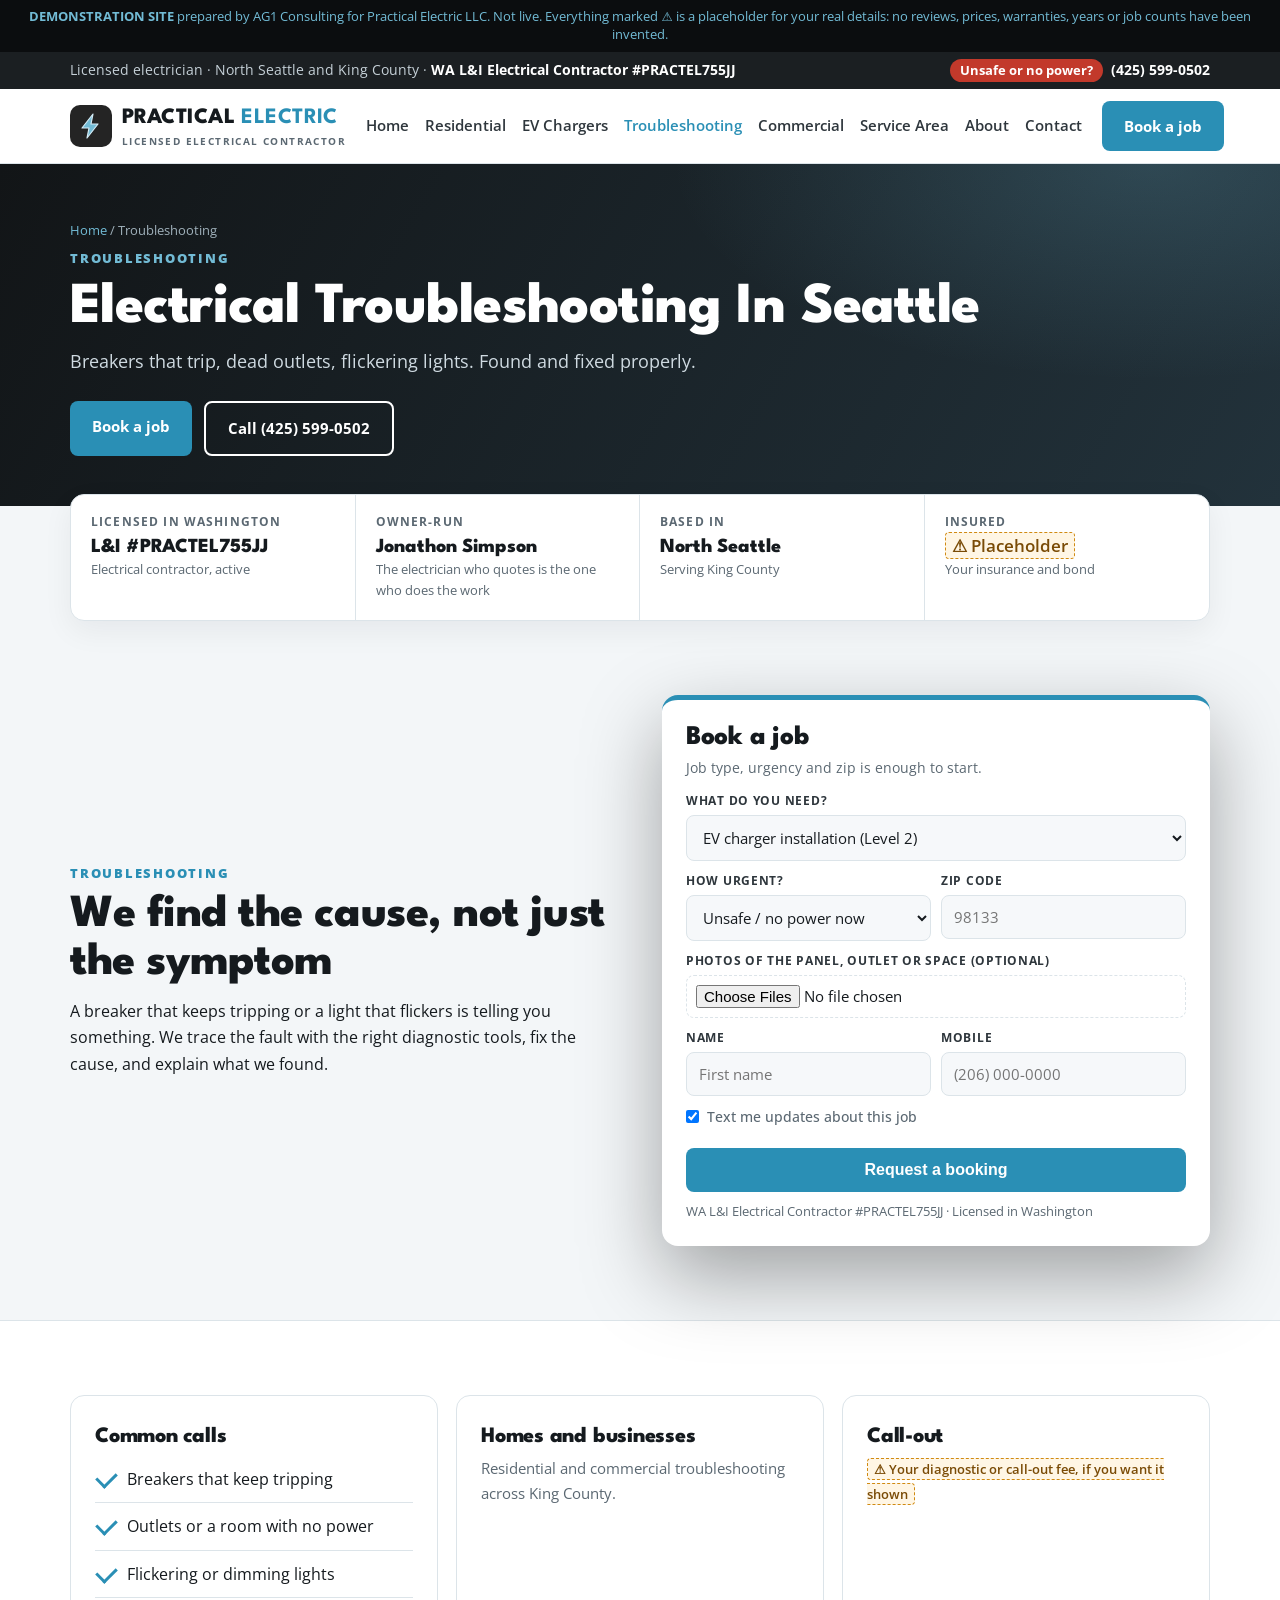
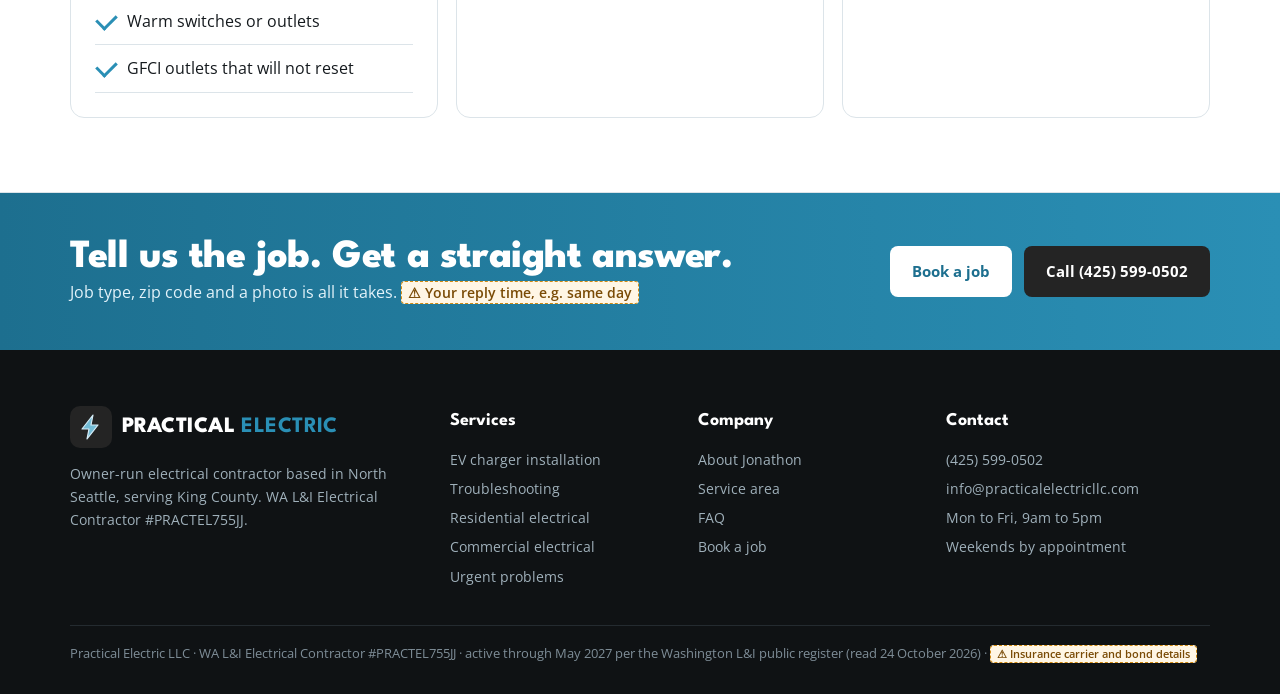
<file: troubleshooting.html>
<!DOCTYPE html><html lang="en"><head><meta charset="utf-8"><meta name="viewport" content="width=device-width,initial-scale=1">
<meta name="robots" content="noindex,nofollow"><title>Electrical Troubleshooting in Seattle | Practical Electric</title><meta name="description" content="Breakers that trip, dead outlets and flickering lights traced and fixed in Seattle and King County.">
<link rel="preconnect" href="https://fonts.googleapis.com"><link href="https://fonts.googleapis.com/css2?family=League+Spartan:wght@600;700;800&family=Open+Sans:wght@400;500;600;700;800&display=swap" rel="stylesheet">
<link rel="stylesheet" href="styles.css">
<script type="application/ld+json">{"@context": "https://schema.org", "@type": "Electrician", "name": "Practical Electric LLC", "telephone": "+14255990502", "email": "info@practicalelectricllc.com", "url": "https://andrei170.github.io/practical-electric-demo/", "address": {"@type": "PostalAddress", "addressLocality": "Seattle", "addressRegion": "WA", "postalCode": "98133", "addressCountry": "US"}, "areaServed": {"@type": "AdministrativeArea", "name": "King County, Washington"}, "openingHours": "Mo-Fr 09:00-17:00", "identifier": {"@type": "PropertyValue", "name": "Washington L&I electrical contractor licence", "value": "PRACTEL755JJ"}}</script>
</head><body>
<div class="demo"><b>DEMONSTRATION SITE</b> prepared by AG1 Consulting for Practical Electric LLC. Not live. Everything marked &#9888; is a placeholder for your real details: no reviews, prices, warranties, years or job counts have been invented.</div>
<div class="top"><div class="wrap"><span class="tl">Licensed electrician &middot; North Seattle and King County &middot; <b>WA L&amp;I Electrical Contractor #PRACTEL755JJ</b></span><span><a class="em" href="emergency.html">Unsafe or no power?</a> &nbsp;<a href="tel:+14255990502"><b>(425) 599-0502</b></a></span></div></div>
<header class="site"><div class="wrap"><a class="logo" href="index.html"><span class="mk"><svg width="24" height="26" viewBox="0 0 24 26" aria-hidden="true"><path d="M14 1 3 15h7l-2 10 11-14h-7z" fill="#72bbd5" stroke="#d5ecf7" stroke-width="1.2" stroke-linejoin="round"/></svg></span><span><span class="tx">Practical <b>Electric</b></span><small>LICENSED ELECTRICAL CONTRACTOR</small></span></a>
<nav class="main"><a href="index.html">Home</a><a href="residential.html">Residential</a><a href="ev-chargers.html">EV Chargers</a><a href="troubleshooting.html" class="on">Troubleshooting</a><a href="commercial.html">Commercial</a><a href="areas.html">Service Area</a><a href="about.html">About</a><a href="contact.html">Contact</a></nav><div class="hcall"><small>Call or text</small><a href="tel:+14255990502">(425) 599-0502</a></div><a class="btn" href="book.html">Book a job</a></div></header>
<section class="pagehead"><div class="wrap"><div class="crumb"><a href="index.html">Home</a> / Troubleshooting</div><div class="eyebrow" style="margin-top:8px;color:#72bbd5">Troubleshooting</div><h1>Electrical Troubleshooting In Seattle</h1><p>Breakers that trip, dead outlets, flickering lights. Found and fixed properly.</p><div class="cta-row"><a class="btn" href="book.html">Book a job</a><a class="btn ghost" href="tel:+14255990502">Call (425) 599-0502</a></div></div></section><section style="padding:0"><div class="wrap"><div class="trust"><div><div class="k">Licensed in Washington</div><div class="v">L&amp;I #PRACTEL755JJ</div><div class="s">Electrical contractor, active</div></div><div><div class="k">Owner-run</div><div class="v">Jonathon Simpson</div><div class="s">The electrician who quotes is the one who does the work</div></div><div><div class="k">Based in</div><div class="v">North Seattle</div><div class="s">Serving King County</div></div><div><div class="k">Insured</div><div class="v"><span class="ph">&#9888; Placeholder</span></div><div class="s">Your insurance and bond</div></div></div></div></section>
<section class="s"><div class="wrap split"><div><div class="eyebrow">Troubleshooting</div><h2 class="t">We find the cause, not just the symptom</h2><p>A breaker that keeps tripping or a light that flickers is telling you something. We trace the fault with the right diagnostic tools, fix the cause, and explain what we found.</p></div>
<div class="panel"><h3>Book a job</h3><div class="sub">Job type, urgency and zip is enough to start.</div><form class="f"><label>What do you need?</label><select><option>EV charger installation (Level 2)</option><option>Something is not working (troubleshooting)</option><option>New circuit, outlet or wiring</option><option>Lighting (indoor or outdoor)</option><option>Commercial or business work</option><option>Energy efficiency upgrade</option><option>Something else</option></select><div class="two"><div><label>How urgent?</label><select><option>Unsafe / no power now</option><option>This week</option><option>Within a month</option><option>Planning ahead / getting a quote</option></select></div><div><label>Zip code</label><input inputmode="numeric" placeholder="98133"></div></div><label>Photos of the panel, outlet or space (optional)</label><input type="file" accept="image/*" multiple><div class="two"><div><label>Name</label><input placeholder="First name"></div><div><label>Mobile</label><input type="tel" placeholder="(206) 000-0000"></div></div><label class="chk"><input type="checkbox" checked> Text me updates about this job</label><button class="btn" type="submit">Request a booking</button><div class="ok-msg">&#10004; Demo only: on the live site this lands in your CRM, the customer gets a text back straight away, and the photos come with it.</div><div class="fine">WA L&amp;I Electrical Contractor #PRACTEL755JJ &middot; Licensed in Washington</div></form></div></div></section>
<section class="s alt"><div class="wrap"><div class="feat"><div class="fc"><h3>Common calls</h3><ul class='ticks'><li>Breakers that keep tripping</li><li>Outlets or a room with no power</li><li>Flickering or dimming lights</li><li>Warm switches or outlets</li><li>GFCI outlets that will not reset</li></ul></div><div class="fc"><h3>Homes and businesses</h3><p>Residential and commercial troubleshooting across King County.</p></div><div class="fc"><h3>Call-out</h3><p><span class="ph">&#9888; Your diagnostic or call-out fee, if you want it shown</span></p></div></div></div></section><section class="band"><div class="wrap"><div><h2>Tell us the job. Get a straight answer.</h2><p>Job type, zip code and a photo is all it takes. <span class="ph">&#9888; Your reply time, e.g. same day</span></p></div><div class="cta-row" style="margin-top:0"><a class="btn" href="book.html">Book a job</a><a class="btn dark" href="tel:+14255990502">Call (425) 599-0502</a></div></div></section>
<footer class="site"><div class="wrap"><div class="foot">
<div><a class="logo" href="index.html"><span class="mk"><svg width="24" height="26" viewBox="0 0 24 26" aria-hidden="true"><path d="M14 1 3 15h7l-2 10 11-14h-7z" fill="#72bbd5" stroke="#d5ecf7" stroke-width="1.2" stroke-linejoin="round"/></svg></span><span class="tx" style="color:#fff">Practical <b>Electric</b></span></a>
<p style="margin-top:14px">Owner-run electrical contractor based in North Seattle, serving King County. WA L&amp;I Electrical Contractor #PRACTEL755JJ.</p></div>
<div><h4>Services</h4><ul><li><a href="ev-chargers.html">EV charger installation</a></li><li><a href="troubleshooting.html">Troubleshooting</a></li><li><a href="residential.html">Residential electrical</a></li><li><a href="commercial.html">Commercial electrical</a></li><li><a href="emergency.html">Urgent problems</a></li></ul></div>
<div><h4>Company</h4><ul><li><a href="about.html">About Jonathon</a></li><li><a href="areas.html">Service area</a></li><li><a href="faq.html">FAQ</a></li><li><a href="book.html">Book a job</a></li></ul></div>
<div><h4>Contact</h4><ul><li><a href="tel:+14255990502">(425) 599-0502</a></li><li><a href="mailto:info@practicalelectricllc.com">info@practicalelectricllc.com</a></li><li>Mon to Fri, 9am to 5pm</li><li>Weekends by appointment</li></ul></div>
</div><div class="legal">Practical Electric LLC &middot; WA L&amp;I Electrical Contractor #PRACTEL755JJ &middot; active through May 2027 per the Washington L&amp;I public register (read 24 October 2026) &middot; <span class="ph">&#9888; Insurance carrier and bond details</span></div></div></footer>
<div class="sticky-cta"><a class="btn dark" href="tel:+14255990502">&#9742; Call</a><a class="btn" href="book.html">Book a job</a></div>
<script>
document.querySelectorAll('form.f').forEach(function(f){f.addEventListener('submit',function(e){e.preventDefault();
var m=f.querySelector('.ok-msg');if(m){m.style.display='block';}});});
</script></body></html>
</file>
<file: styles.css>
:root{--ink:#151a1e;--char:#1b1f22;--char2:#242424;--slate:#2e363c;--mut:#5b6872;--line:#dce4e9;--bg:#f3f6f8;
--card:#fff;--acc:#2a8fb5;--acc2:#72bbd5;--accl:#d5ecf7;--accd:#1d6f8f;--volt:#f2c94c;--red:#c2392b;--ok:#2f8a5b}
*{box-sizing:border-box;margin:0;padding:0}html{scroll-behavior:smooth}
html,body{overflow-x:hidden}body{background:var(--bg);color:var(--ink);font:16px/1.65 "Open Sans",system-ui,-apple-system,"Segoe UI",sans-serif}
.grid>*,.split>*,.svc>*,.feat>*,.gal>*,.revs>*,.steps>*,.trust>*,.foot>*,.two>*,.areas>*{min-width:0}
a{color:inherit;text-decoration:none}img{max-width:100%;display:block}
.wrap{max-width:1180px;margin:0 auto;padding:0 20px}
h1,h2,h3,.disp{font-family:"League Spartan","Open Sans",sans-serif;font-weight:800;letter-spacing:-.01em;line-height:1.06}
.ph{background:#fff6e5;border:1px dashed #d08a12;color:#7a4b06;padding:1px 6px;border-radius:4px;font-size:.86em;font-family:"Open Sans",sans-serif;font-weight:600;letter-spacing:0;text-transform:none}
.demo{background:#0b0d0f;color:var(--acc2);text-align:center;font-size:12.5px;padding:8px 14px;line-height:1.45}
.top{background:var(--char);color:#c5d0d7;font-size:13.5px}
.top .wrap{display:flex;justify-content:space-between;gap:12px;padding-top:7px;padding-bottom:7px;flex-wrap:wrap;align-items:center}
.top b{color:#fff}.top a.em{background:var(--red);color:#fff;font-weight:700;padding:3px 10px;border-radius:999px;font-size:12.5px}
header.site{position:sticky;top:0;z-index:50;background:rgba(255,255,255,.97);backdrop-filter:blur(8px);border-bottom:1px solid var(--line)}
header.site .wrap{display:flex;align-items:center;gap:20px;height:74px}
.logo{display:flex;align-items:center;gap:10px;white-space:nowrap}
.logo .mk{width:42px;height:42px;border-radius:10px;background:var(--char2);display:grid;place-items:center;flex:none}
.logo .tx{font-family:"League Spartan",sans-serif;font-weight:800;font-size:22px;line-height:1;text-transform:uppercase;letter-spacing:.02em}
.logo .tx b{color:var(--acc)}.logo small{display:block;font:700 10px "Open Sans",sans-serif;color:var(--mut);letter-spacing:.14em;margin-top:4px}
nav.main{display:flex;gap:16px;margin-left:auto;font-weight:600;font-size:14.5px;white-space:nowrap}
nav.main a{color:var(--slate)}nav.main a:hover,nav.main a.on{color:var(--acc)}
.hcall{display:flex;flex-direction:column;align-items:flex-end;line-height:1.2;white-space:nowrap}
.hcall small{font-size:11px;color:var(--mut);text-transform:uppercase;letter-spacing:.1em;font-weight:700}
.hcall a{font-weight:800;font-size:18px;color:var(--ink)}
header.site .btn{white-space:nowrap}
@media(max-width:1560px){.hcall{display:none}}
@media(max-width:1080px){nav.main{display:none}}
.btn{display:inline-block;background:var(--acc);color:#fff;font-weight:700;padding:13px 22px;border-radius:8px;border:0;cursor:pointer;font-size:15px;transition:background .15s}
.btn:hover{background:var(--accd)}.btn.ghost{background:transparent;border:2px solid #fff;color:#fff}.btn.dark{background:var(--char2)}.btn.red{background:var(--red)}
@media(max-width:520px){header.site .wrap{gap:10px;height:64px}.logo .tx{font-size:17px}.logo small{display:none}
.logo .mk{width:36px;height:36px}header.site .btn{padding:9px 12px;font-size:13px;margin-left:auto}.top .wrap span.tl{display:none}}
.hero{position:relative;color:#fff;overflow:hidden;padding:62px 0 74px;
 background:radial-gradient(900px 420px at 85% 10%,rgba(114,187,213,.22),transparent 60%),linear-gradient(120deg,#121517 0%,#1b1f22 55%,#22323b 100%)}
.hero:before{content:"";position:absolute;inset:0;background:repeating-linear-gradient(90deg,rgba(255,255,255,.035) 0 1px,transparent 1px 64px),repeating-linear-gradient(0deg,rgba(255,255,255,.035) 0 1px,transparent 1px 64px)}
.hero .grid{display:grid;grid-template-columns:1.1fr .9fr;gap:44px;align-items:center;position:relative;z-index:1}
@media(max-width:960px){.hero .grid{grid-template-columns:1fr}}
.kicker{display:inline-flex;gap:8px;align-items:center;background:rgba(114,187,213,.16);border:1px solid rgba(114,187,213,.5);color:var(--accl);font-weight:700;font-size:12.5px;padding:6px 12px;border-radius:999px;text-transform:uppercase;letter-spacing:.1em}
.hero h1{font-size:clamp(38px,5.6vw,66px);margin:16px 0 14px}.hero h1 em{font-style:normal;color:var(--acc2)}
.hero p.lede{color:#cfdae1;font-size:18px;max-width:580px}
.cta-row{display:flex;gap:12px;flex-wrap:wrap;margin-top:24px}
.chips{display:flex;gap:8px;flex-wrap:wrap;margin-top:24px}
.chips span{border:1px solid rgba(255,255,255,.18);background:rgba(255,255,255,.06);padding:6px 12px;border-radius:6px;font-size:13px;color:#e1e9ee;font-weight:600}
.panel{background:#fff;color:var(--ink);border-radius:16px;padding:24px;box-shadow:0 30px 80px rgba(0,0,0,.35);border-top:5px solid var(--acc)}
.panel h3{font-size:27px}.panel .sub{color:var(--mut);font-size:14px;margin:4px 0 12px}
form.f label{display:block;font-size:12px;font-weight:700;color:var(--slate);text-transform:uppercase;letter-spacing:.06em;margin:10px 0 4px}
form.f input,form.f select,form.f textarea{width:100%;background:#f6f8fa;border:1px solid var(--line);color:var(--ink);padding:11px 12px;border-radius:8px;font:15px "Open Sans",sans-serif}
form.f input[type=file]{padding:9px;background:#fff;border-style:dashed}
form.f .two{display:grid;grid-template-columns:1fr 1fr;gap:10px}
form.f .chk{display:flex;gap:8px;align-items:flex-start;font-size:13.5px;color:var(--mut);margin-top:10px;text-transform:none;letter-spacing:0;font-weight:500}
form.f .chk input{width:auto;margin-top:4px}
form.f .btn{width:100%;margin-top:16px;font-size:16px}
.fine{font-size:12.5px;color:var(--mut);margin-top:10px}
.ok-msg{display:none;margin-top:12px;background:#eaf6ef;border:1px solid var(--ok);color:#1d5c3b;padding:10px;border-radius:8px;font-size:14px}
.trust{display:grid;grid-template-columns:repeat(4,1fr);background:#fff;border:1px solid var(--line);border-radius:14px;margin-top:-12px;position:relative;z-index:2;box-shadow:0 10px 30px rgba(20,23,28,.06)}
.trust>div{padding:18px 20px;border-right:1px solid var(--line)}.trust>div:last-child{border-right:0}
.trust .k{font-size:11.5px;text-transform:uppercase;letter-spacing:.1em;color:var(--mut);font-weight:700}
.trust .v{font-family:"League Spartan",sans-serif;font-weight:800;font-size:20px;line-height:1.2;margin-top:3px}
.trust .s{font-size:13px;color:var(--mut)}
@media(max-width:900px){.trust{grid-template-columns:1fr 1fr}.trust>div:nth-child(2){border-right:0}.trust>div:nth-child(-n+2){border-bottom:1px solid var(--line)}}
@media(max-width:480px){.trust{grid-template-columns:1fr}.trust>div{border-right:0;border-bottom:1px solid var(--line)}.trust>div:last-child{border-bottom:0}}
section.s{padding:74px 0}section.alt{background:#fff;border-top:1px solid var(--line);border-bottom:1px solid var(--line)}
section.dark{background:var(--char);color:#fff}section.dark p{color:#c3cdd4}
.eyebrow{color:var(--acc);font-weight:800;text-transform:uppercase;letter-spacing:.14em;font-size:12.5px}
section.dark .eyebrow{color:var(--acc2)}
h2.t{font-size:clamp(30px,4vw,46px);margin:6px 0 10px}p.st{color:var(--mut);max-width:720px;margin-bottom:30px;font-size:17px}
.svc{display:grid;grid-template-columns:repeat(3,1fr);gap:18px}@media(max-width:960px){.svc{grid-template-columns:1fr 1fr}}@media(max-width:600px){.svc{grid-template-columns:1fr}}
.sv{background:var(--card);border:1px solid var(--line);border-radius:16px;padding:24px;display:flex;flex-direction:column;transition:transform .2s,border-color .2s}
.sv:hover{transform:translateY(-3px);border-color:var(--acc2)}
.sv .ic{width:48px;height:48px;border-radius:12px;background:var(--accl);display:grid;place-items:center;margin-bottom:14px}
.sv h3{font-size:23px}.sv p{color:var(--mut);font-size:15px;margin-top:6px;flex:1}
.sv .go{color:var(--accd);font-weight:700;margin-top:12px;font-size:14px}
.sv.em{background:#2a1513;border-color:#4a2420;color:#fff}.sv.em p{color:#e7c8c4}.sv.em .ic{background:#4a2420}.sv.em .go{color:#ffb4aa}
.feat{display:grid;grid-template-columns:repeat(3,1fr);gap:18px}@media(max-width:900px){.feat{grid-template-columns:1fr}}
.fc{background:var(--card);border:1px solid var(--line);border-radius:14px;padding:24px}
section.dark .fc{background:#22282c;border-color:#323b41}
.fc .n{font-family:"League Spartan",sans-serif;font-weight:800;font-size:38px;color:var(--acc);line-height:1}
.fc h3{font-size:22px;margin:6px 0}.fc p{color:var(--mut);font-size:15px}
.split{display:grid;grid-template-columns:1fr 1fr;gap:44px;align-items:center}@media(max-width:900px){.split{grid-template-columns:1fr}}
.photo{border-radius:18px;overflow:hidden;position:relative;background:#22282c;max-width:460px;justify-self:center;box-shadow:0 24px 60px rgba(0,0,0,.25)}
.photo img{width:100%;height:auto}.photo .cap{position:absolute;left:12px;right:12px;bottom:12px;background:rgba(0,0,0,.6);color:#fff;font-size:13px;padding:8px 12px;border-radius:8px}
ul.ticks{list-style:none}ul.ticks li{padding:10px 0 10px 32px;position:relative;border-bottom:1px solid var(--line)}
section.dark ul.ticks li{border-color:#323b41}
ul.ticks li:before{content:"";position:absolute;left:2px;top:15px;width:16px;height:10px;border-left:3px solid var(--acc);border-bottom:3px solid var(--acc);transform:rotate(-45deg)}
.steps{display:grid;grid-template-columns:repeat(4,1fr);gap:16px;counter-reset:s}@media(max-width:900px){.steps{grid-template-columns:1fr 1fr}}@media(max-width:480px){.steps{grid-template-columns:1fr}}
.step{background:var(--card);border:1px solid var(--line);border-radius:14px;padding:22px;counter-increment:s}
.step:before{content:counter(s);display:inline-grid;place-items:center;width:38px;height:38px;border-radius:50%;background:var(--char2);color:var(--acc2);font-weight:800;margin-bottom:10px}
.step h3{font-size:20px}.step p{color:var(--mut);font-size:14.5px}
.phone{max-width:330px;justify-self:center;width:100%;background:#0e1113;border-radius:34px;padding:14px;border:1px solid #333c42;box-shadow:0 30px 70px rgba(0,0,0,.4)}
.phone .scr{background:#f4f6f8;border-radius:24px;padding:18px 14px;min-height:400px}
.phone .who{text-align:center;font-size:12px;color:#7a8790;margin-bottom:14px}
.msg{max-width:84%;padding:10px 13px;border-radius:16px;font-size:13.5px;line-height:1.45;margin-bottom:10px;color:#1c2226}
.msg.in{background:#e3e8ec;border-bottom-left-radius:4px}.msg.out{background:var(--acc);color:#fff;margin-left:auto;border-bottom-right-radius:4px}
.msg.sys{max-width:100%;text-align:center;background:none;color:#8a969e;font-size:11.5px;padding:0}
.gal{display:grid;grid-template-columns:repeat(3,1fr);gap:14px}@media(max-width:800px){.gal{grid-template-columns:1fr 1fr}}@media(max-width:480px){.gal{grid-template-columns:1fr}}
.gi{border-radius:12px;min-height:190px;display:flex;align-items:flex-end;padding:14px;color:#fff;font-size:13px;font-weight:600;
 background:linear-gradient(180deg,transparent,rgba(0,0,0,.6)),repeating-linear-gradient(135deg,#2e363c 0 16px,#283036 16px 32px)}
.gi .ph{background:rgba(0,0,0,.5);color:#ffe1a8;border-color:#d08a12}
.revs{display:grid;grid-template-columns:repeat(3,1fr);gap:18px}@media(max-width:900px){.revs{grid-template-columns:1fr}}
.rv{background:var(--card);border:1px solid var(--line);border-radius:14px;padding:22px}
.rv .q{font-family:"League Spartan",sans-serif;font-size:54px;line-height:.6;color:var(--acc)}.rv p{margin-top:10px;color:var(--mut)}
.areas{display:grid;grid-template-columns:repeat(3,1fr);gap:12px}@media(max-width:800px){.areas{grid-template-columns:1fr 1fr}}@media(max-width:420px){.areas{grid-template-columns:1fr}}
.area{background:var(--card);border:1px solid var(--line);border-radius:12px;padding:16px 18px;font-weight:700}
.area small{display:block;color:var(--mut);font-weight:500;font-size:13px}
.band{background:linear-gradient(90deg,var(--accd),var(--acc));color:#fff;padding:44px 0}
.band .wrap{display:flex;gap:24px;align-items:center;justify-content:space-between;flex-wrap:wrap}
.band h2{font-size:clamp(26px,3.4vw,40px)}.band p{color:#e3f3fa}
.band .btn{background:#fff;color:var(--accd)}.band .btn.dark{background:var(--char2);color:#fff}
details{background:var(--card);border:1px solid var(--line);border-radius:12px;padding:16px 20px;margin-bottom:10px}
summary{cursor:pointer;font-weight:700;font-size:16.5px}details p{color:var(--mut);margin-top:10px}
.pagehead{color:#fff;padding:56px 0 50px;position:relative;background:radial-gradient(800px 360px at 90% 0%,rgba(114,187,213,.2),transparent 60%),linear-gradient(120deg,#121517,#22323b)}
.pagehead.em{background:radial-gradient(800px 360px at 90% 0%,rgba(194,57,43,.35),transparent 60%),linear-gradient(120deg,#151112,#2a1513)}
.pagehead h1{font-size:clamp(36px,5vw,58px);margin:8px 0}.pagehead p{color:#cfdae1;max-width:720px;font-size:18px}
.crumb{font-size:13px;color:#9fb0ba}.crumb a{color:var(--acc2)}
.note{background:#eef7fb;border:1px solid #bfe0ee;border-radius:12px;padding:16px 18px;font-size:14.5px}
.note.warn{background:#fff6e5;border-color:#f0d29a}
.map{min-height:260px;border-radius:14px;border:1px solid var(--line);display:grid;place-items:center;color:var(--mut);text-align:center;padding:20px;
 background:repeating-linear-gradient(0deg,#eef2f5 0 38px,#e6ecf0 38px 40px),repeating-linear-gradient(90deg,transparent 0 38px,#e1e8ed 38px 40px)}
footer.site{background:#0f1214;color:#9fb0ba;padding:56px 0 30px;font-size:14px}
.foot{display:grid;grid-template-columns:1.6fr 1fr 1fr 1.2fr;gap:28px}@media(max-width:820px){.foot{grid-template-columns:1fr 1fr}}@media(max-width:460px){.foot{grid-template-columns:1fr}}
footer.site h4{color:#fff;font-family:"League Spartan",sans-serif;font-size:18px;margin-bottom:10px}
footer.site li{list-style:none;padding:3px 0}footer.site a:hover{color:#fff}
footer.site .legal{border-top:1px solid #242b30;margin-top:34px;padding-top:18px;font-size:12.5px;color:#7e8d97}
.sticky-cta{display:none}
@media(max-width:760px){.sticky-cta{display:flex;position:fixed;bottom:0;left:0;right:0;z-index:60;gap:8px;padding:10px;background:rgba(18,21,23,.97);border-top:1px solid #323b41}
.sticky-cta a{flex:1;text-align:center;padding:13px 10px}body{padding-bottom:70px}}
</file>
